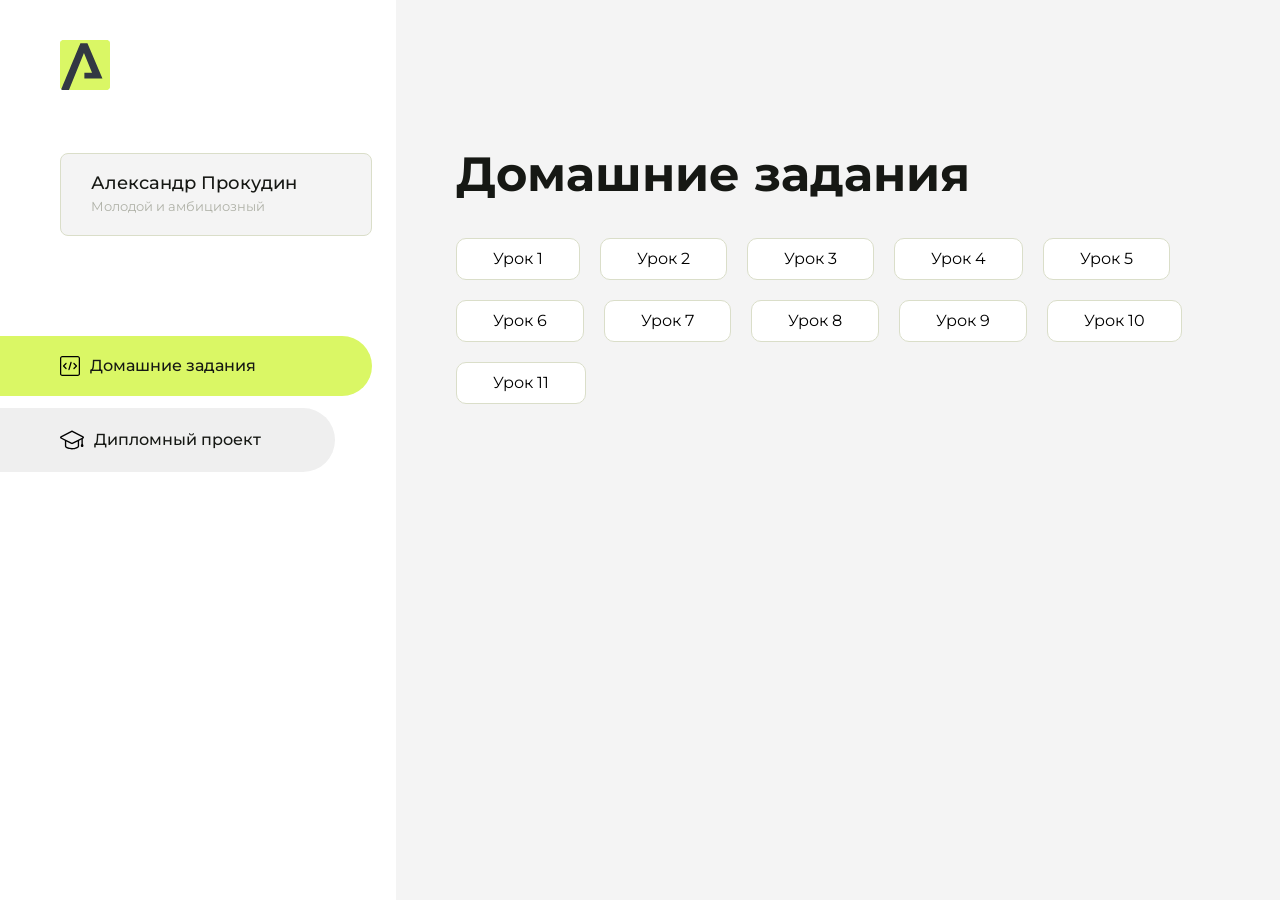
<file: index.html>
<!DOCTYPE html>
<html lang="en">
<head>
    <meta charset="UTF-8">
    <meta name="viewport" content="width=device-width, initial-scale=1.0">
    <title>Домашняя работа</title>
    <link rel="shortcut icon" href="src/logo.ico" type="image/x-icon">
    <link rel="preconnect" href="https://fonts.googleapis.com">
    <link rel="preconnect" href="https://fonts.gstatic.com" crossorigin>
    <link href="https://fonts.googleapis.com/css2?family=Montserrat:wght@400;500;700&family=Rubik:wght@500&display=swap"
          rel="stylesheet">
    <link rel="stylesheet" href="src/style.css">
</head>
<body id="body">
<div class="overlay" id="overlay"></div>
<div class="layout">
    <div class="burger" id="burger">
        <svg viewBox="0 0 24 24" fill="none" xmlns="http://www.w3.org/2000/svg">
            <g id="SVGRepo_bgCarrier" stroke-width="0"></g>
            <g id="SVGRepo_tracerCarrier" stroke-linecap="round" stroke-linejoin="round"></g>
            <g id="SVGRepo_iconCarrier">
                <path d="M4 18L20 18" stroke="#DAF765" stroke-width="2" stroke-linecap="round"></path>
                <path d="M4 12L20 12" stroke="#DAF765" stroke-width="2" stroke-linecap="round"></path>
                <path d="M4 6L20 6" stroke="#DAF765" stroke-width="2" stroke-linecap="round"></path>
            </g>
        </svg>
    </div>
    <aside class="sidebar" id="sidebar">
        <div class="sidebar__inner">
            <div class="logo">
                <svg width="50" height="50" viewBox="0 0 50 50" fill="none" xmlns="http://www.w3.org/2000/svg">
                    <g clip-path="url(#clip0_513_74730)">
                        <path d="M46.17 -0.257004H3.83C1.57281 -0.257004 -0.257 1.57281 -0.257 3.83V46.17C-0.257 48.4272 1.57281 50.257 3.83 50.257H46.17C48.4272 50.257 50.257 48.4272 50.257 46.17V3.83C50.257 1.57281 48.4272 -0.257004 46.17 -0.257004Z"
                              fill="#DAF765"/>
                        <path d="M24.375 38.4H42.461L27.441 3.1585H20.4355C20.4355 3.1585 6.7895 35.881 1.1945 49.294C2.015 50.0275 3.0945 50.257 3.6945 50.257H8.8445L23.954 13.07L32.0465 32.8285H24.375V38.4Z"
                              fill="#323843"/>
                    </g>
                    <defs>
                        <clipPath id="clip0_513_74730">
                            <rect width="50" height="50" fill="white"/>
                        </clipPath>
                    </defs>
                </svg>
            </div>
            <div class="sidebar__user">
                <div class="sidebar__name">Александр Прокудин</div>
                <div class="sidebar__text">Молодой и амбициозный</div>
            </div>
            <div class="sidebar__tabs">
                <div class="sidebar__item">
                    <button class="sidebar__button active" id="tasks">
                        <svg xmlns="http://www.w3.org/2000/svg" width="20" height="20" viewBox="0 0 20 20" fill="none">
                            <g clip-path="url(#clip0_704_74543)">
                                <path d="M17.7083 20H2.29167C1.0275 20 0 18.9725 0 17.7083V2.29167C0 1.0275 1.0275 0 2.29167 0H17.7083C18.9725 0 20 1.0275 20 2.29167V17.7083C20 18.9725 18.9725 20 17.7083 20ZM2.29167 1.25C1.7175 1.25 1.25 1.7175 1.25 2.29167V17.7083C1.25 18.2825 1.7175 18.75 2.29167 18.75H17.7083C18.2825 18.75 18.75 18.2825 18.75 17.7083V2.29167C18.75 1.7175 18.2825 1.25 17.7083 1.25H2.29167Z"
                                      fill="black"/>
                                <path d="M6.04167 13.125C5.88167 13.125 5.72167 13.0642 5.6 12.9417L3.1 10.4417C2.85583 10.1975 2.85583 9.80167 3.1 9.5575L5.6 7.0575C5.84417 6.81333 6.24 6.81333 6.48417 7.0575C6.72833 7.30167 6.72833 7.6975 6.48417 7.94167L4.42583 10L6.48417 12.0583C6.72833 12.3025 6.72833 12.6983 6.48417 12.9425C6.36167 13.0642 6.20167 13.125 6.04167 13.125Z"
                                      fill="black"/>
                                <path d="M8.95833 14.1667C8.9 14.1667 8.84 14.1583 8.78167 14.1417C8.45083 14.0442 8.26083 13.6967 8.35833 13.3658L10.4417 6.28251C10.5392 5.95084 10.8892 5.76417 11.2175 5.85917C11.5483 5.95667 11.7383 6.30417 11.6408 6.63501L9.5575 13.7183C9.47833 13.9908 9.22833 14.1667 8.95833 14.1667Z"
                                      fill="black"/>
                                <path d="M13.9583 13.125C13.7983 13.125 13.6383 13.0642 13.5167 12.9417C13.2725 12.6975 13.2725 12.3017 13.5167 12.0575L15.575 9.99916L13.5167 7.94083C13.2725 7.69666 13.2725 7.30083 13.5167 7.05666C13.7608 6.81249 14.1567 6.81249 14.4008 7.05666L16.9008 9.55666C17.145 9.80083 17.145 10.1967 16.9008 10.4408L14.4008 12.9408C14.2783 13.0642 14.1183 13.125 13.9583 13.125Z"
                                      fill="black"/>
                            </g>
                            <defs>
                                <clipPath id="clip0_704_74543">
                                    <rect width="20" height="20" fill="white"/>
                                </clipPath>
                            </defs>
                        </svg>
                        <span>Домашние задания</span></button>
                </div>
                <div class="sidebar__item">
                    <button class="sidebar__button" id="diplom">
                        <svg xmlns="http://www.w3.org/2000/svg" width="24" height="24" viewBox="0 0 24 24" fill="none">
                            <g clip-path="url(#clip0_704_74553)">
                                <path d="M23.2628 10.5971C23.7176 10.365 24 9.90375 24 9.39337C24 8.883 23.7176 8.42175 23.2628 8.18962L12.6135 2.75362C12.2291 2.55824 11.7705 2.55787 11.3854 2.75399L0.736875 8.19C0.282375 8.42175 0 8.883 0 9.39337C0 9.90375 0.282375 10.365 0.736875 10.5971L4.89038 12.7177V18.2074C4.89038 19.8154 8.412 21.393 12 21.393C15.5884 21.393 19.1096 19.815 19.1096 18.2074V12.7174L21.4609 11.517V15.8017L20.901 17.2305C20.7409 17.6389 20.7934 18.0994 21.0405 18.4616C21.2876 18.8246 21.6979 19.041 22.1366 19.041C22.5754 19.041 22.9852 18.8246 23.2324 18.462C23.4795 18.099 23.532 17.6385 23.3719 17.2301L22.8124 15.8021V10.827L23.2628 10.5971ZM17.7623 18.1721C17.6198 18.6375 15.3491 20.0419 12 20.0419C8.65088 20.0419 6.38025 18.6375 6.2415 18.2074V12.3037L6.23887 12.3019C6.23812 12.057 6.1065 11.8207 5.87325 11.7019L1.3515 9.39337L12 3.95737L22.6489 9.39337L12 14.8294L5.87325 11.7019C5.54063 11.5331 4.6695 11.6674 4.5 12C4.33012 12.3322 4.55813 12.5479 4.89038 12.7177L11.3857 16.0331C11.5781 16.1314 11.7889 16.1805 12 16.1805C12.2107 16.1805 12.4222 16.1314 12.6146 16.0331L17.7593 13.407L17.7623 18.1721Z"
                                      fill="black"/>
                            </g>
                            <defs>
                                <clipPath id="clip0_704_74553">
                                    <rect width="24" height="24" fill="white"/>
                                </clipPath>
                            </defs>
                        </svg>
                        <span>Дипломный проект</span></button>
                </div>
            </div>
        </div>

    </aside>
    <div class="content">
        <div class="container">
            <div class="content__block" id="tasksBlock">
                <div class="content__title">Домашние задания</div>
                <ul class="content__list">
                    <li class="content__list-item">
                        <a href="Lesson1/index.html">Урок 1</a>
                    </li>
                    <li class="content__list-item">
                        <a href="Lesson2/index.html">Урок 2</a>
                    </li>
                    <li class="content__list-item">
                        <a href="Lesson3/index.html">Урок 3</a>
                    </li>
                    <li class="content__list-item">
                        <a href="Lesson4/index.html">Урок 4</a>
                    </li>
                    <li class="content__list-item">
                        <a href="Lesson5/fit-studio/article.html">Урок 5</a>
                    </li>
                     <li class="content__list-item">
                        <a href="Lesson6/index.html">Урок 6</a>
                    </li>
                    <li class="content__list-item">
                        <a href="Lesson7/fit-studio/article.html">Урок 7</a>
                    </li>
                    <li class="content__list-item">
                        <a href="Lesson8/index.html">Урок 8</a>
                    </li>
                    <li class="content__list-item">
                        <a href="Lesson9/fit-studio/index.html">Урок 9</a>
                    </li>
                    <li class="content__list-item">
                        <a href="Lesson10/index.html">Урок 10</a>
                    </li>
                    <li class="content__list-item">
                        <a href="Lesson11/index.html">Урок 11</a>
                    </li>
                </ul>
            </div>
            <div class="content__block hidden" id="diplomBlock">
                <div class="content__title">Дипломный проект</div>
                <div class="content__list-diplom">
                    <a href="Project1/index">Leader Classic</a>
                </div>
                <div class="content__decor">
                    <div class="content__decor-text">Давай проверим, чему ты научился!</div>
                    <div class="content__decor-img">
                        <img src="src/decor.png" alt="decor">
                    </div>
                </div>
            </div>
        </div>
    </div>
</div>
<script src="src/index.js"></script>
</body>
</html>
</file>
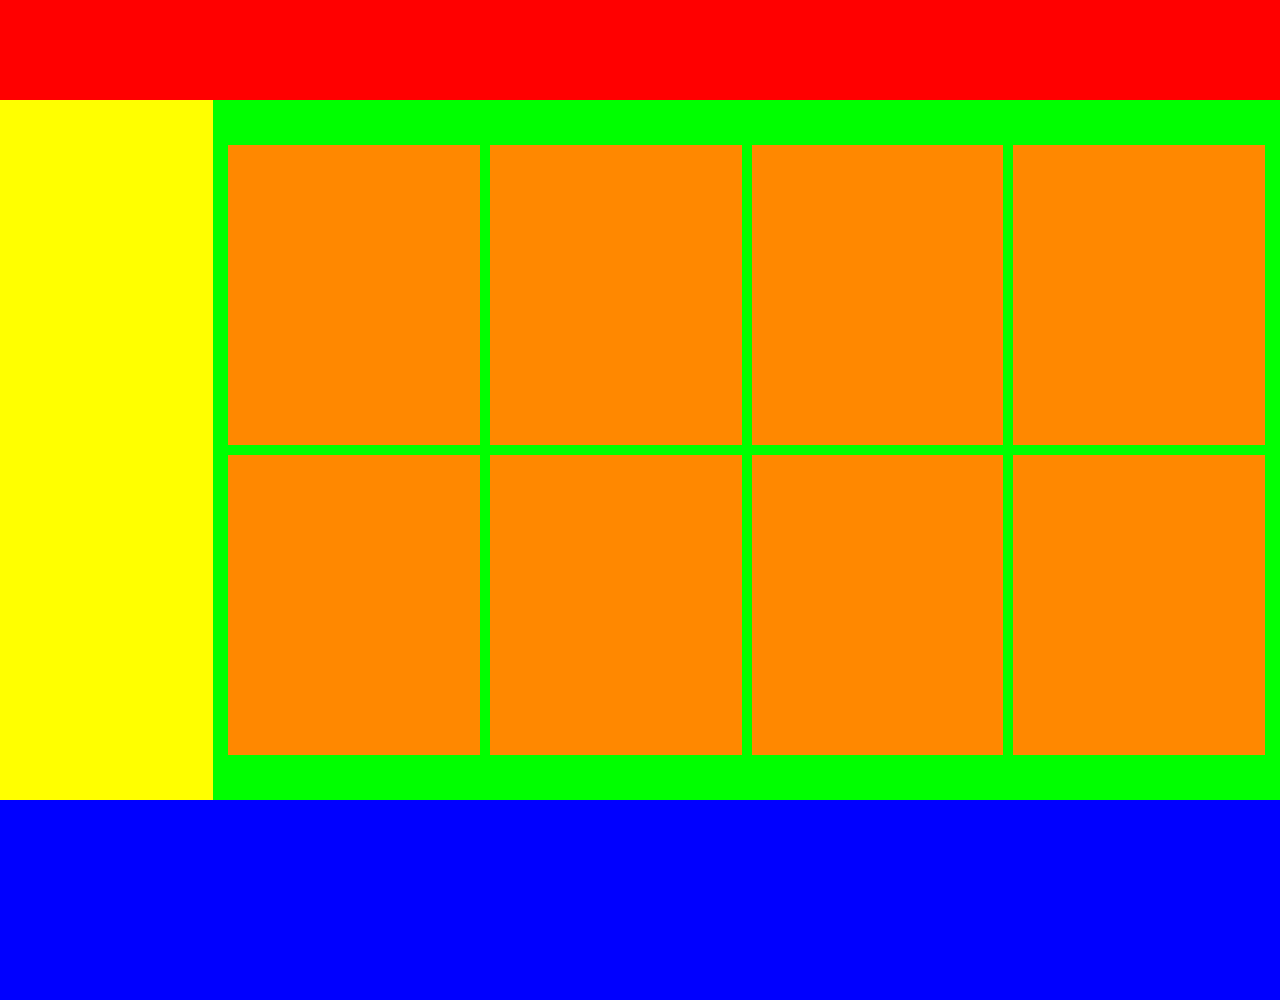
<file: Lesson10/index.html>
<!doctype html>
<html lang="ru">
  <head>
    <meta charset="UTF-8" />
    <meta name="viewport" content="width=device-width, initial-scale=1.0" />
    <link rel="stylesheet" href="./css/style.css" />
    <title>Grid</title>
  </head>
  <body>
    <div class="wrapper">
      <header class="header"></header>
      <aside class="aside"></aside>
      <main class="main">
        <div class="container">
          <article class="article"></article>
          <article class="article"></article>
          <article class="article"></article>
          <article class="article"></article>
          <article class="article"></article>
          <article class="article"></article>
          <article class="article"></article>
          <article class="article"></article>
        </div>
      </main>
      <footer class="footer"></footer>
    </div>
  </body>
</html>
</file>
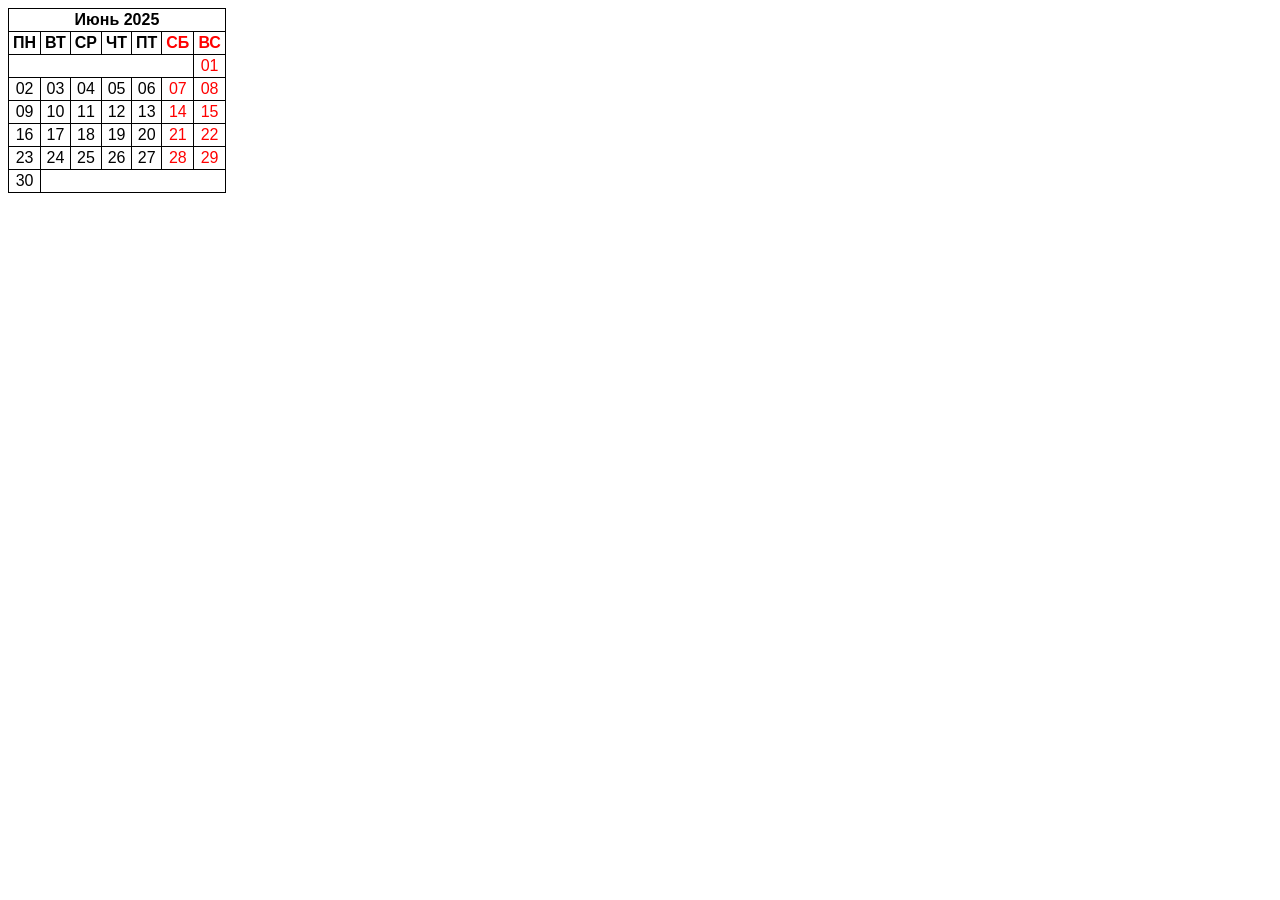
<file: Lesson3/index.html>
<!doctype html>
<html lang="en">
  <head>
    <meta charset="UTF-8" />
    <meta name="viewport" content="width=device-width, initial-scale=1.0" />
    <title>Практика по таблицам</title>
    <link rel="stylesheet" href="style.css" />
  </head>
  <body>
    <table>
      <caption>
        Июнь 2025
      </caption>
      <thead>
        <th>ПН</th>
        <th>ВТ</th>
        <th>СР</th>
        <th>ЧТ</th>
        <th>ПТ</th>
        <th class="weekend">СБ</th>
        <th class="weekend">ВС</th>
      </thead>
      <tbody>
        <tr>
          <td colspan="6"></td>
          <td class="weekend">01</td>
        </tr>
        <tr>
          <td>02</td>
          <td>03</td>
          <td>04</td>
          <td>05</td>
          <td>06</td>
          <td class="weekend">07</td>
          <td class="weekend">08</td>
        </tr>
        <tr>
          <td>09</td>
          <td>10</td>
          <td>11</td>
          <td>12</td>
          <td>13</td>
          <td class="weekend">14</td>
          <td class="weekend">15</td>
        </tr>
        <tr>
          <td>16</td>
          <td>17</td>
          <td>18</td>
          <td>19</td>
          <td>20</td>
          <td class="weekend">21</td>
          <td class="weekend">22</td>
        </tr>
        <tr>
          <td>23</td>
          <td>24</td>
          <td>25</td>
          <td>26</td>
          <td>27</td>
          <td class="weekend">28</td>
          <td class="weekend">29</td>
        </tr>
        <tr>
          <td>30</td>
          <td colspan="6"></td>
        </tr>
      </tbody>
    </table>
  </body>
</html>
</file>
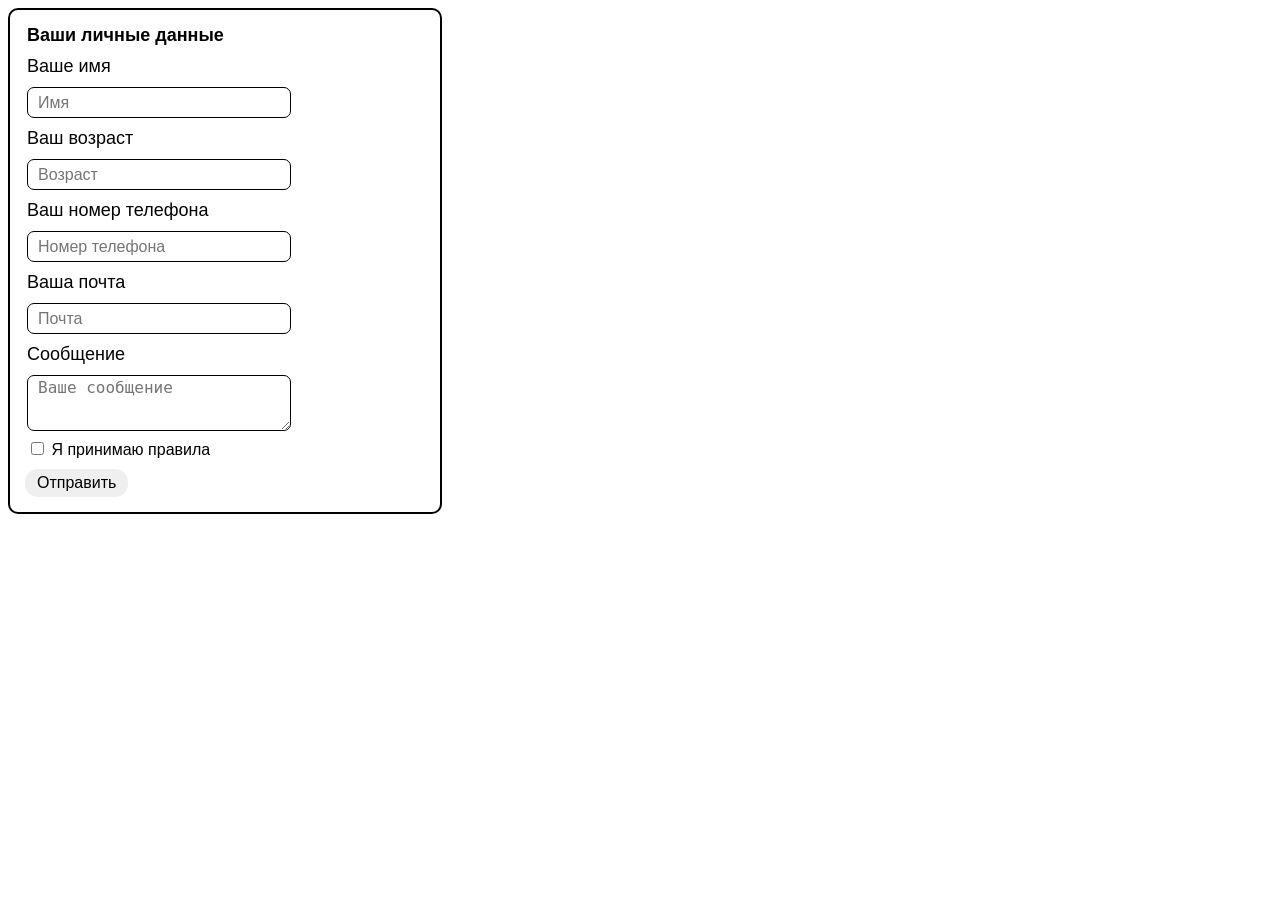
<file: Lesson4/index.html>
<!doctype html>
<html lang="en">
  <head>
    <meta charset="UTF-8" />
    <meta name="viewport" content="width=device-width, initial-scale=1.0" />
    <title>Практика по формам</title>
    <link rel="stylesheet" href="style.css" />
  </head>
  <body>
    <form>
      <fieldset class="fieldset">
        <legend>Ваши личные данные</legend>
        <label>
          Ваше имя
          <input type="text" placeholder="Имя" required />
        </label>
        <label>
          Ваш возраст
          <input type="number" placeholder="Возраст" required />
        </label>
        <label>
          Ваш номер телефона
          <input type="tel" placeholder="Номер телефона" required />
        </label>
        <label>
          Ваша почта
          <input type="email" placeholder="Почта" required />
        </label>
      </fieldset>
      <fieldset class="fieldset">
        <label>
          Сообщение
          <textarea placeholder="Ваше сообщение" required></textarea>
        </label>
        <label class="checkbox">
          <input type="checkbox" id="checkbox" required />
          Я принимаю правила
        </label>
      </fieldset>
      <button>Отправить</button>
    </form>
  </body>
</html>
</file>
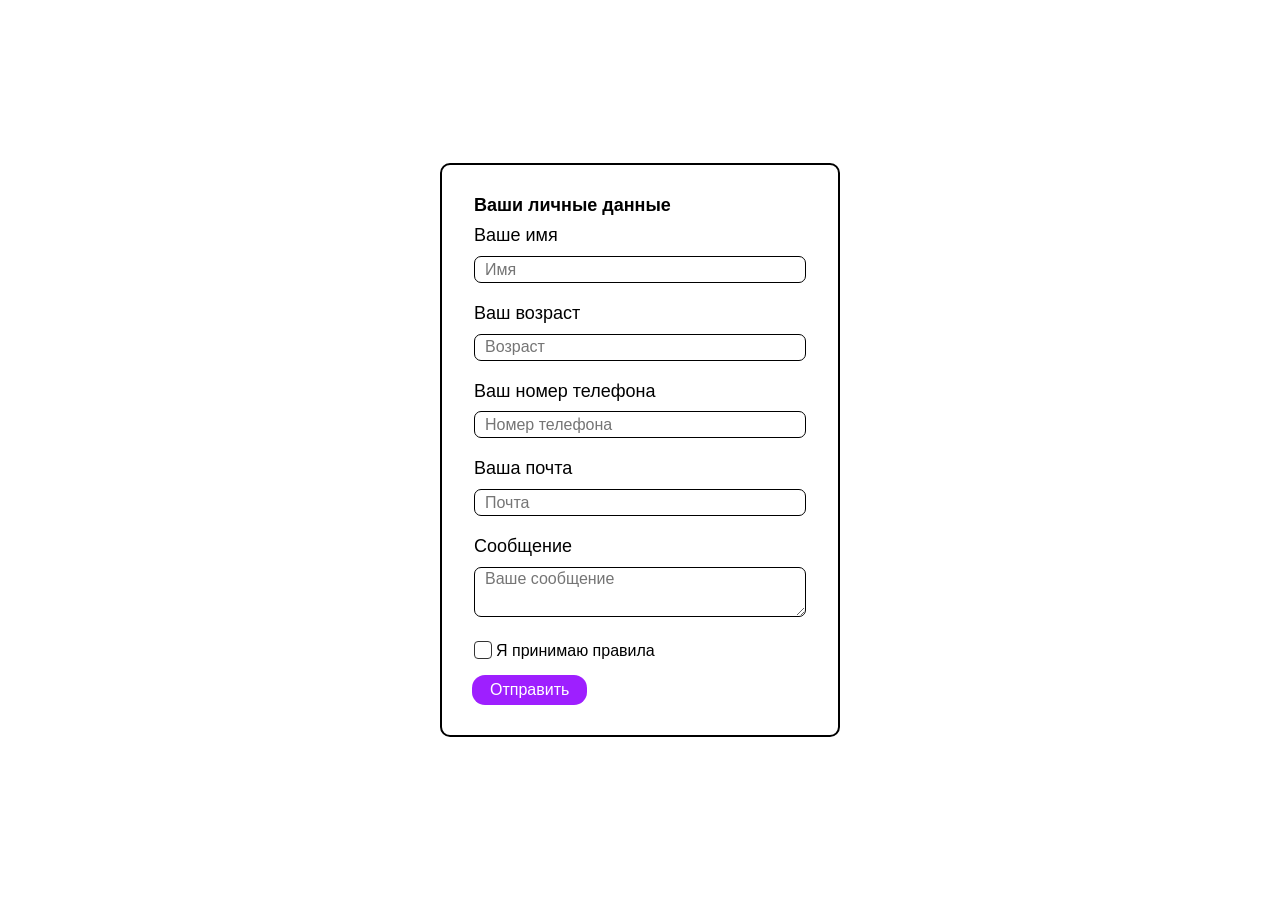
<file: Lesson8/index.html>
<!doctype html>
<html lang="en">
  <head>
    <meta charset="UTF-8" />
    <meta name="viewport" content="width=device-width, initial-scale=1.0" />
    <title>Практика по формам</title>
    <link rel="stylesheet" href="./css/style.css" />
    <link rel="stylesheet" href="./css/normalize.css" />
  </head>
  <body>
    <form>
      <fieldset class="fieldset">
        <legend>Ваши личные данные</legend>
        <label>
          Ваше имя
          <input type="text" placeholder="Имя" required />
        </label>
        <label>
          Ваш возраст
          <input type="number" placeholder="Возраст" required />
        </label>
        <label>
          Ваш номер телефона
          <input type="tel" placeholder="Номер телефона" required />
        </label>
        <label>
          Ваша почта
          <input type="email" placeholder="Почта" required />
        </label>
      </fieldset>
      <fieldset class="fieldset">
        <label>
          Сообщение
          <textarea placeholder="Ваше сообщение" required></textarea>
        </label>
        <label class="checkbox checkbox-label">
          <input type="checkbox" id="checkbox" required />
          Я принимаю правила
        </label>
      </fieldset>
      <button>Отправить</button>
    </form>
  </body>
</html>
</file>
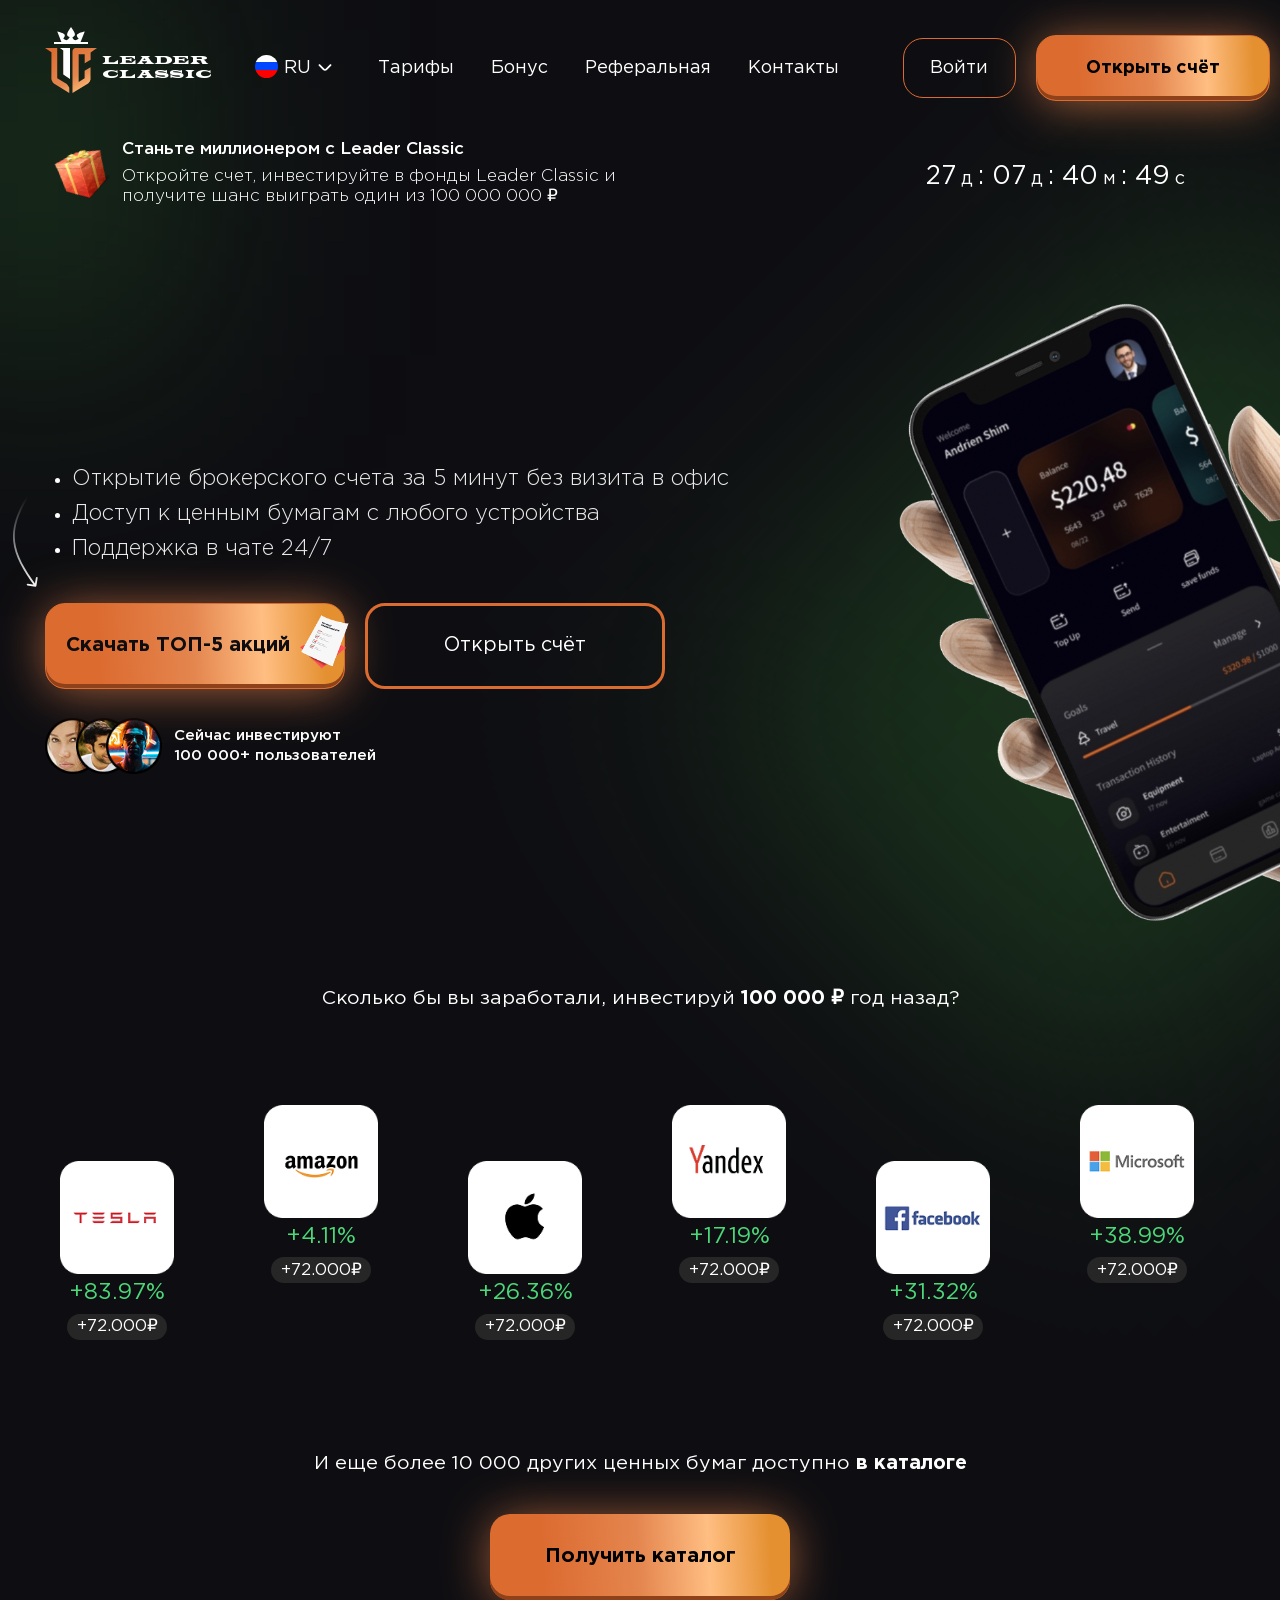
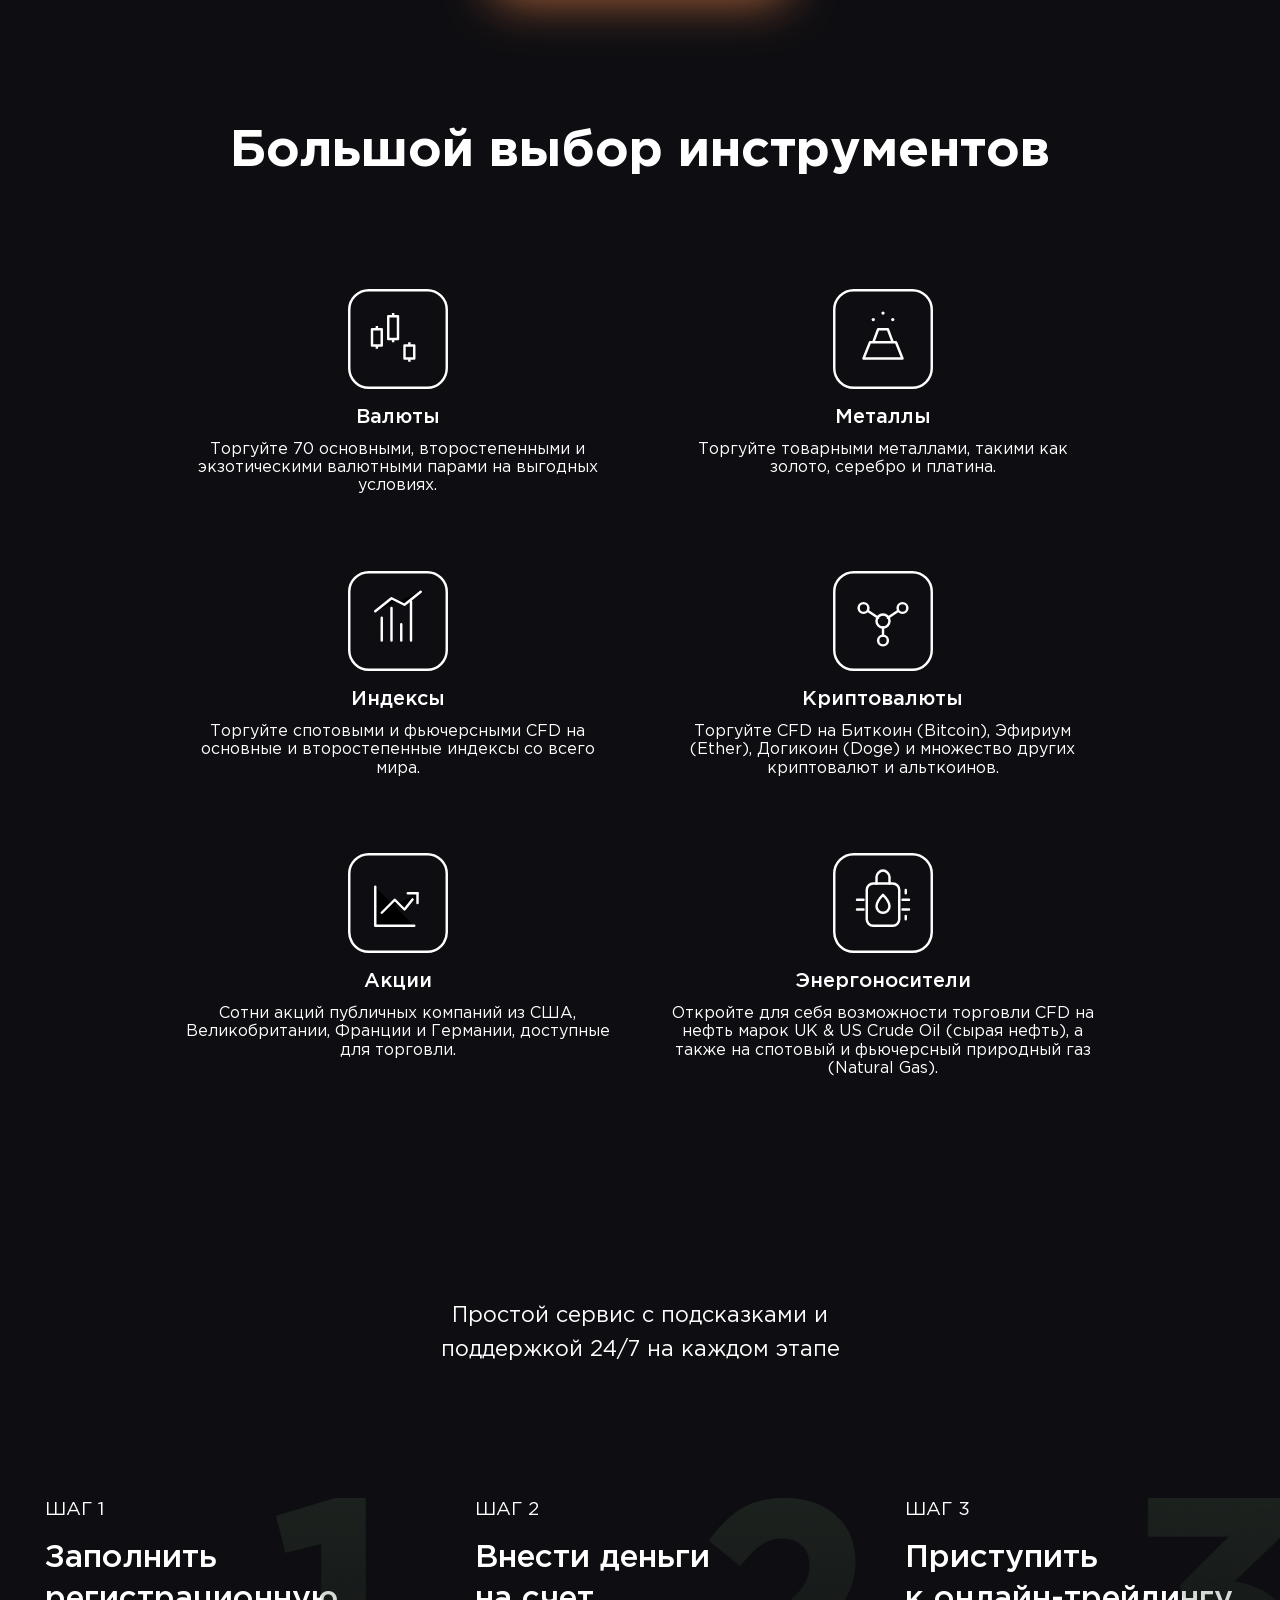
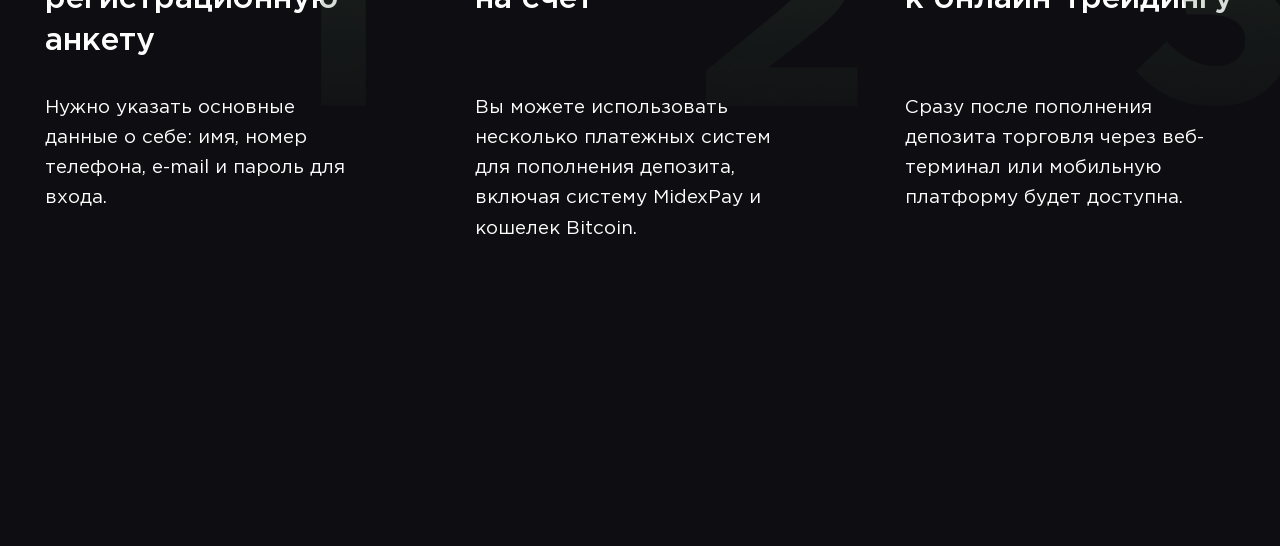
<file: Project1/index.html>
<!doctype html>
<html class="page" lang="ru">
  <head>
    <meta charset="UTF-8" />
    <meta name="viewport" content="width=device-width, initial-scale=1.0" />
    <link rel="stylesheet" href="./css/index.css" />
    <link
      rel="shortcut icon"
      href="./icons/LC-favicon-48x48.ico"
      type="image/x-icon"
    />
    <script src="./js/swiper-bundle.min.js"></script>
    <script src="./js/index.js" type="module"></script>
    <title>Leader Classic</title>
  </head>
  <body class="page__body">
    <header class="header decor">
      <div class="container header__container">
        <button
          class="header__burger burger"
          aria-label="Бургер-меню"
          aria-expanded="false"
          aria-controls="header__controls"
        >
          <svg>
            <use
              class="burger__icon-menu"
              href="./icons/burger-menu-icon.svg#menu-burger"
            ></use>
            <use
              class="burger__icon-cross"
              href="./icons/burger-menu-icon.svg#menu-cross"
            ></use>
          </svg>
        </button>
        <a href="/" class="logo header__logo">
          <svg class="header__logo-icon">
            <use class="logo-icon" href="./icons/logo-icon.svg#logo"></use>
          </svg>
          <h2 class="header__icon-text">Leader <br />Classic</h2>
        </a>
        <div class="burger__elements">
          <button class="header__lang">
            <svg class="header__lang-country-icon" width="23" height="23">
              <use
                class="lang-country-icon"
                href="./icons/rus-icon.svg#rus-icon"
              ></use>
            </svg>
            <p class="header__lang-text">RU</p>
            <svg class="lang__arrow-icon" width="22" height="22">
              <use href="./icons/arrow-down-icon.svg#arrow-down"></use>
            </svg>
          </button>
          <nav
            class="nav header__nav"
            id="header__nav"
            aria-label="Главное меню"
          >
            <ul class="nav__list">
              <li class="nav__item">
                <a class="nav__link" href="#tariffs">Тарифы</a>
              </li>
              <li class="nav__item">
                <a class="nav__link" href="#bonus">Бонус</a>
              </li>
              <li class="nav__item">
                <a class="nav__link" href="#referral">Реферальная</a>
              </li>
              <li class="nav__item">
                <a class="nav__link" href="#referral">Контакты</a>
              </li>
            </ul>
          </nav>
        </div>
        <div class="controls header__controls">
          <button class="controls__button main-button">Войти</button>
          <button
            class="controls__button controls__button--accent main-button main-button--accent"
          >
            Открыть счёт
          </button>
        </div>
      </div>
    </header>
    <main class="main">
      <section class="hero">
        <div class="card-gift hero__card-gift">
          <picture>
            <img
              class="card-gift__img"
              src="./images/gift-img.png"
              alt="Подарок с желтым бантиком"
            />
          </picture>
          <div class="card-gift__text">
            <p class="card-gift__text--top">
              Станьте миллионером с Leader Classic
            </p>
            <p class="card-gift__text--bottom">
              Откройте счет, инвестируйте в фонды Leader Classic и получите шанс
              выиграть один из 100 000 000 &#8381;
            </p>
          </div>
          <p class="card-gift__countdown">
            27<span class="card-gift__countdown--small"> д </span>: 07<span
              class="card-gift__countdown--small"
            >
              д </span
            >: 40<span class="card-gift__countdown--small"> м </span>: 49<span
              class="card-gift__countdown--small"
            >
              c
            </span>
          </p>
        </div>
        <div class="container hero__container">
          <div class="hero__info">
            <h1 class="hero__info-title title__large">
              ТОП-5 акций <br />
              с доходностью до 10-30%<br />
              уже в 2022 году
            </h1>
            <ul class="hero__info-list">
              <li class="hero__info-item">
                Открытие брокерского счета за 5 минут без визита в офис
              </li>
              <li class="hero__info-item">
                Доступ к ценным бумагам с любого устройства
              </li>
              <li class="hero__info-item">Поддержка в чате 24/7</li>
            </ul>
            <div class="hero__buttons">
              <button
                class="hero__button hero__button--accent main-button main-button--accent"
              >
                Скачать ТОП-5 акций
              </button>
              <img
                src=".//images/сhecklist_open_acc-img.png"
                alt="Чек лист эффективности"
                class="hero__button-img"
              />
              <button class="hero__button main-button">Открыть счёт</button>
            </div>
          </div>
          <div class="hero__img-wrap decor">
            <img
              class="hero__img"
              src=".//images/iPhone-in-hand-img.png"
              alt="Айфон в деревянной руке с открытой страницей Leader Classic"
            />
          </div>
          <div class="hero__user-counter">
            <div class="hero__user-counter-img-block">
              <img
                class="hero__user-counter-img"
                src="./images//user-counter/avatar-1-img.png"
                alt="Аватарка пользователя"
              />
              <img
                class="hero__user-counter-img hero__user-counter-img--translateX"
                src="./images//user-counter/avatar-2-img.png"
                alt="Аватарка пользователя"
              />
              <img
                class="hero__user-counter-img hero__user-counter-img--translateX"
                src="./images//user-counter/avatar-3-img.png"
                alt="Аватарка пользователя"
              />
            </div>
            <h3 class="hero__user-counter-text title__medium">
              Сейчас инвестируют <br />
              100 000+ пользователей
            </h3>
          </div>
        </div>
      </section>
      <section class="get-catalog">
        <div class="container get-catalog__container">
          <div class="get-catalog__text-block">
            <h2 class="get-catalog__title title__large">
              Ваши деньги<br />
              способны на большее
            </h2>
            <p class="get-catalog__text title__small">
              Сколько бы вы заработали, инвестируй
              <span class="get-catalog__text--accent">100 000 ₽</span> год
              назад?
            </p>
          </div>
          <div class="get-catalog__roulette">
            <div class="get-catalog__roulette-slider js-slider">
              <article class="get-catalog__card">
                <img
                  src="./images/get-catalog/tesla-img.png"
                  alt=""
                  class="get-catalog__card-img"
                />
                <p class="get-catalog__card-percent">+83.97%</p>
                <p class="get-catalog__card-dividends">+72.000₽</p>
              </article>
              <article class="get-catalog__card">
                <img
                  src="./images/get-catalog/amazon-img.png"
                  alt=""
                  class="get-catalog__card-img"
                />
                <p class="get-catalog__card-percent">+4.11%</p>
                <p class="get-catalog__card-dividends">+72.000₽</p>
              </article>
              <article class="get-catalog__card">
                <img
                  src="./images/get-catalog/apple-img.png"
                  alt=""
                  class="get-catalog__card-img"
                />
                <p class="get-catalog__card-percent">+26.36%</p>
                <p class="get-catalog__card-dividends">+72.000₽</p>
              </article>
              <article class="get-catalog__card">
                <img
                  src="./images/get-catalog/yandex-img.png"
                  alt=""
                  class="get-catalog__card-img"
                />
                <p class="get-catalog__card-percent">+17.19%</p>
                <p class="get-catalog__card-dividends">+72.000₽</p>
              </article>
              <article class="get-catalog__card">
                <img
                  src="./images/get-catalog/facebook-img.png"
                  alt=""
                  class="get-catalog__card-img"
                />
                <p class="get-catalog__card-percent">+31.32%</p>
                <p class="get-catalog__card-dividends">+72.000₽</p>
              </article>
              <article class="get-catalog__card">
                <img
                  src="./images/get-catalog/microsoft-img.png"
                  alt=""
                  class="get-catalog__card-img"
                />
                <p class="get-catalog__card-percent">+38.99%</p>
                <p class="get-catalog__card-dividends">+72.000₽</p>
              </article>
            </div>
          </div>
          <div class="get-catalog__text-block">
            <p class="get-catalog__text title__small">
              И еще более 10 000 других ценных бумаг доступно
              <span class="get-catalog__text--accent">в каталоге</span>
            </p>
            <button class="get-catalog__text-button main-button--accent">
              Получить каталог
            </button>
          </div>
        </div>
      </section>
      <section class="tools">
        <div class="container tools__container">
          <h2 class="tools__title title-large">Большой выбор инструментов</h2>
          <div class="tools__list">
            <article class="tools__card">
              <svg class="tools__card-icon" width="130" height="130">
                <use href="./icons/tools-icon.svg#icon-forex"></use>
              </svg>
              <h5 class="tools__card-title">Валюты</h5>
              <p class="tools__card-text">
                Торгуйте 70 основными, второстепенными и экзотическими валютными
                парами на выгодных условиях.
              </p>
            </article>
            <article class="tools__card">
              <svg class="tools__card-icon" width="130" height="130">
                <use href="./icons/tools-icon.svg#icon-metals"></use>
              </svg>
              <h5 class="tools__card-title">Металлы</h5>
              <p class="tools__card-text">
                Торгуйте товарными металлами, такими как золото, серебро и
                платина.
              </p>
            </article>
            <article class="tools__card">
              <svg class="tools__card-icon" width="130" height="130">
                <use href="./icons/tools-icon.svg#icon-indices"></use>
              </svg>
              <h5 class="tools__card-title">Индексы</h5>
              <p class="tools__card-text">
                Торгуйте спотовыми и фьючерсными CFD на основные и
                второстепенные индексы со всего мира.
              </p>
            </article>
            <article class="tools__card">
              <svg class="tools__card-icon" width="130" height="130">
                <use href="./icons/tools-icon.svg#icon-crypto"></use>
              </svg>
              <h5 class="tools__card-title">Криптовалюты</h5>
              <p class="tools__card-text">
                Торгуйте CFD на Биткоин (Bitcoin), Эфириум (Ether), Догикоин
                (Doge) и множество других криптовалют и альткоинов.
              </p>
            </article>
            <article class="tools__card">
              <svg class="tools__card-icon" width="130" height="130">
                <use href="./icons/tools-icon.svg#icon-shares"></use>
              </svg>
              <h5 class="tools__card-title">Акции</h5>
              <p class="tools__card-text">
                Сотни акций публичных компаний из США, Великобритании, Франции и
                Германии, доступные для торговли.
              </p>
            </article>
            <article class="tools__card">
              <svg class="tools__card-icon" width="130" height="130">
                <use href="./icons/tools-icon.svg#icon-energies"></use>
              </svg>
              <h5 class="tools__card-title">Энергоносители</h5>
              <p class="tools__card-text">
                Откройте для себя возможности торговли CFD на нефть марок UK &
                US Crude Oil (сырая нефть), а также на спотовый и фьючерсный
                природный газ (Natural Gas).
              </p>
            </article>
          </div>
        </div>
      </section>
      <section class="investment-steps">
        <div class="container investment-steps__container">
          <h2 class="investment-steps__title title__large">
            Инвестиции доступные каждому
          </h2>
          <p class="investment-steps__under-title title__small">
            Простой сервис с подсказками и поддержкой 24/7 на каждом этапе
          </p>
          <div class="investment-steps__list">
            <article class="investment-steps__card">
              <p class="investment-steps__card-step">ШАГ 1</p>
              <h4 class="investment-steps__card-title title__medium">
                Заполнить регистрационную анкету
              </h4>
              <p class="investment-steps__card-description">
                Нужно указать основные данные о себе: имя, номер телефона,
                e-mail и пароль для входа.
              </p>
            </article>
            <article class="investment-steps__card">
              <p class="investment-steps__card-step">ШАГ 2</p>
              <h4 class="investment-steps__card-title title__medium">
                Внести деньги<br />
                на счет
              </h4>
              <p class="investment-steps__card-description">
                Вы можете использовать несколько платежных систем для пополнения
                депозита, включая систему MidexPay и кошелек Bitcoin.
              </p>
            </article>
            <article class="investment-steps__card">
              <p class="investment-steps__card-step">ШАГ 3</p>
              <h4 class="investment-steps__card-title title__medium">
                Приступить<br />
                к онлайн-трейдингу
              </h4>
              <p class="investment-steps__card-description">
                Сразу после пополнения депозита торговля через веб-терминал или
                мобильную платформу будет доступна.
              </p>
            </article>
          </div>
        </div>
      </section>
    </main>
  </body>
</html>
</file>
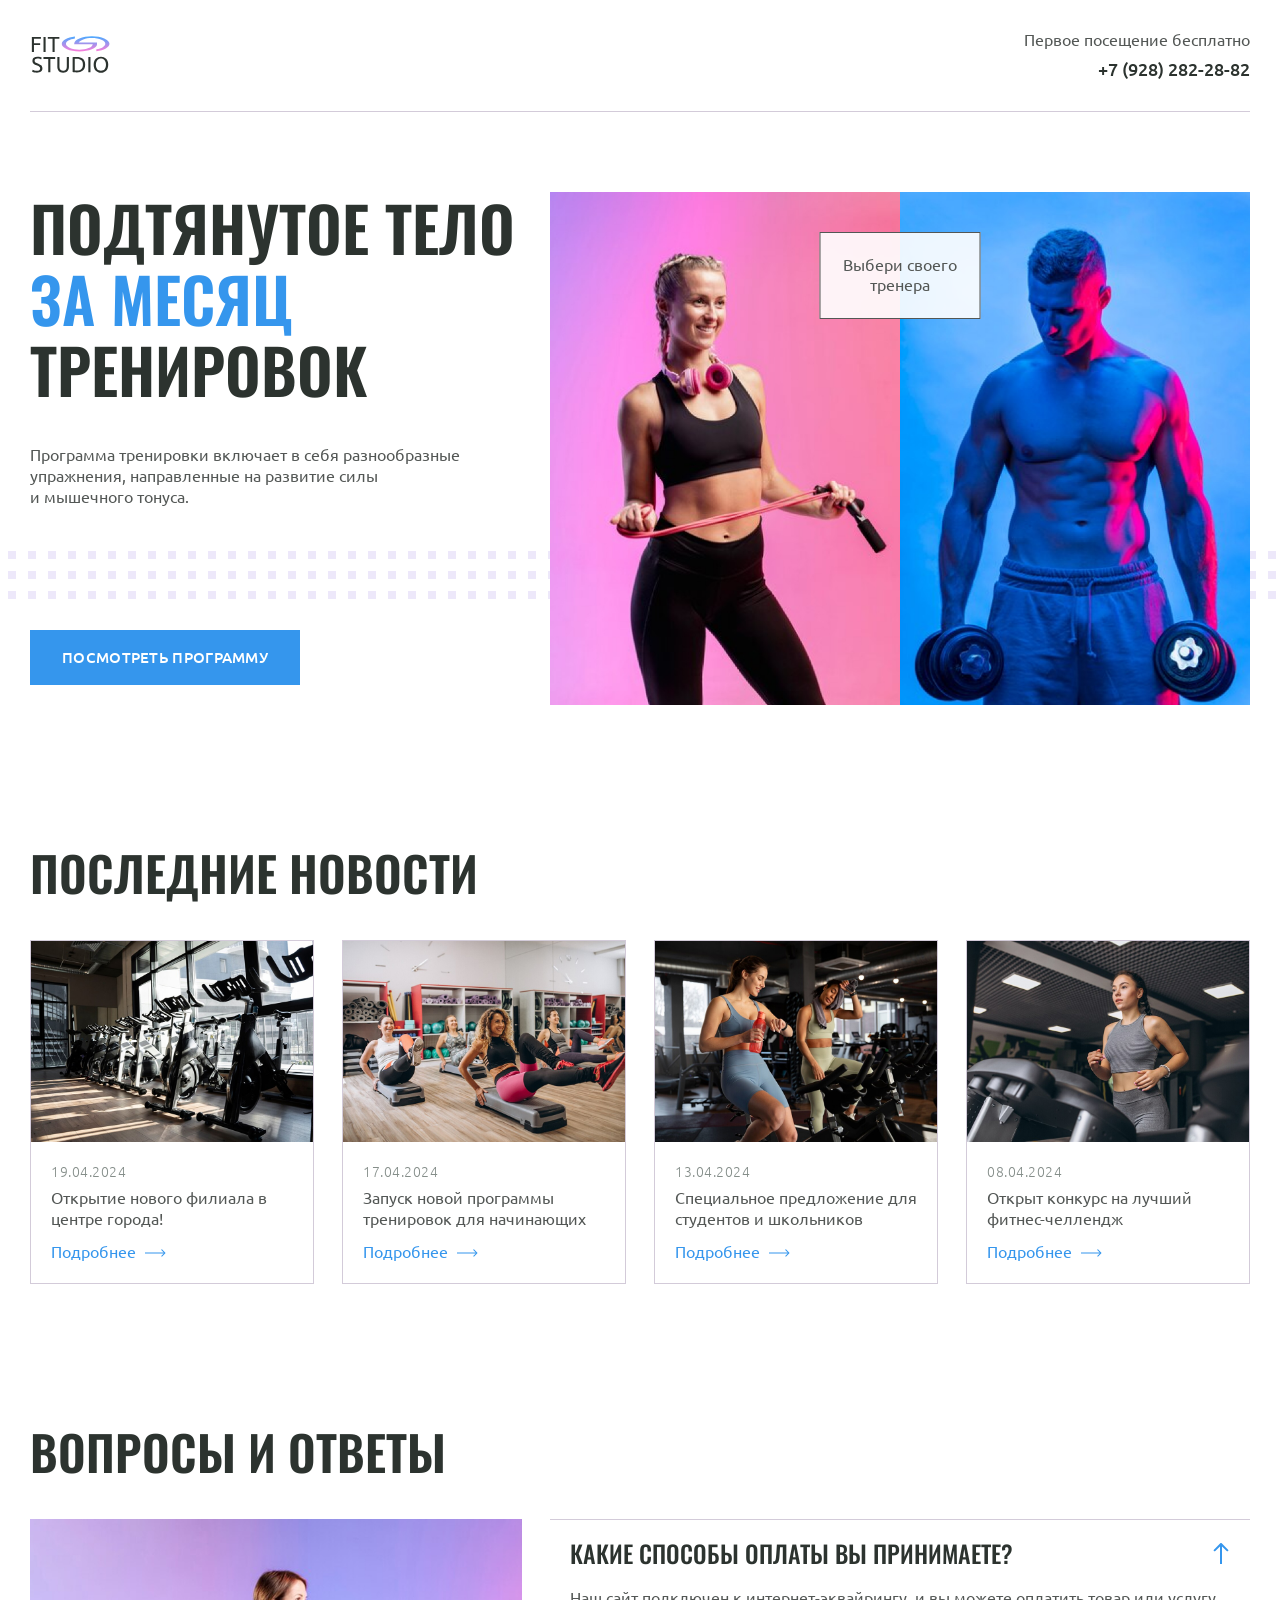
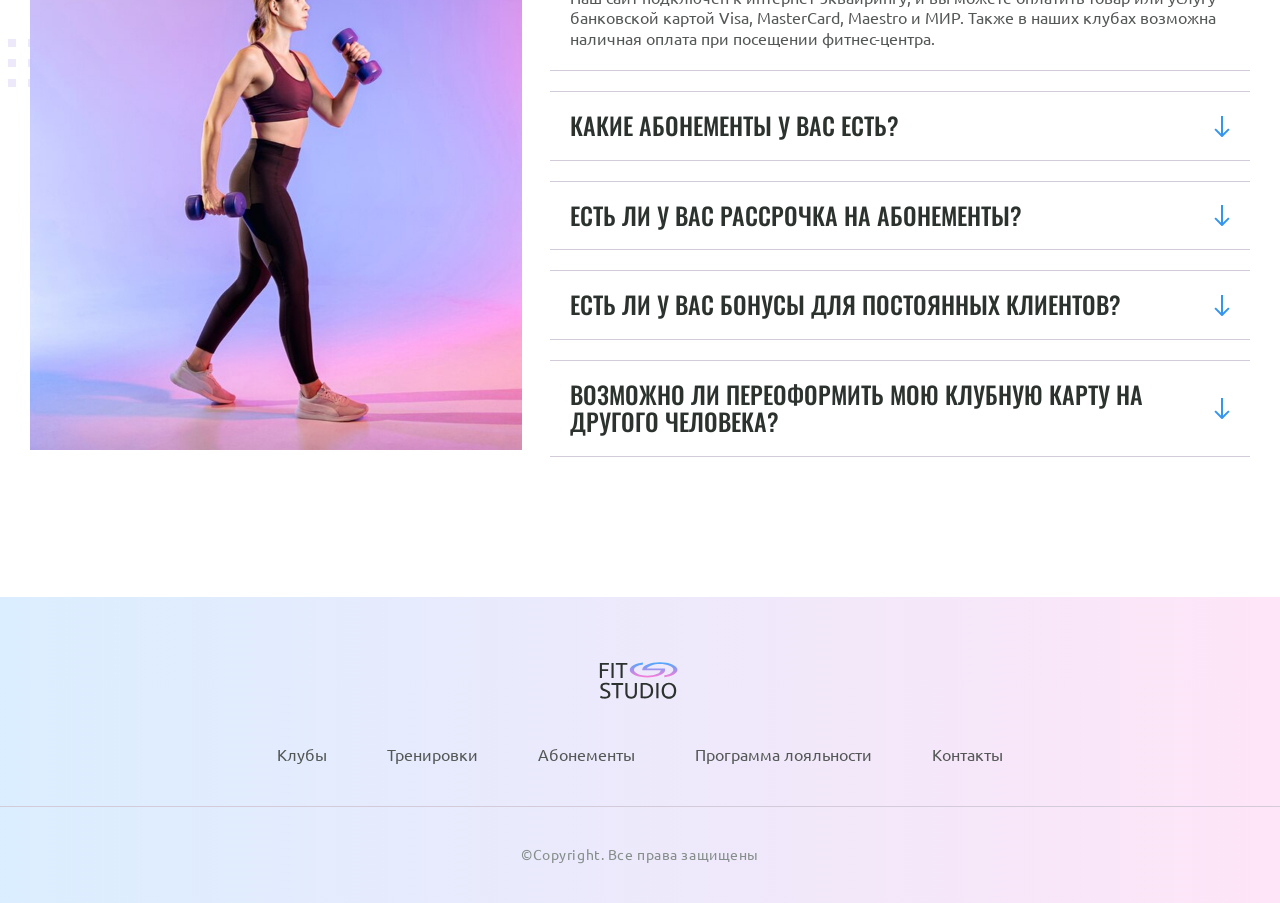
<file: Lesson9/fit-studio/index.html>
<!doctype html>
<html lang="ru" class="home-page">
  <head>
    <meta charset="UTF-8" />
    <meta name="viewport" content="width=device-width, initial-scale=1.0" />
    <title>Fit Studio - Главная</title>
    <link rel="stylesheet" href="./css/normalize.css" />
    <link rel="stylesheet" href="./css/fonts.css" />
    <link rel="stylesheet" href="./css/globals.css" />
    <link rel="stylesheet" href="./css/header.css" />
    <link rel="stylesheet" href="./css/index.css" />
    <link rel="stylesheet" href="./css/footer.css" />
    <link
      rel="icon"
      sizes="128x128"
      href="./images/favicon-ico.svg"
      type="image/svg+xml"
    />
  </head>
  <body>
    <header class="header">
      <div class="container">
        <div class="header__inner">
          <a class="header__logo" href="./index.html">
            <img
              class="header__logo-img"
              src="./images/logo-icon.svg"
              width="84"
              height="45"
              alt="Логотип Fit Studio"
            />
          </a>
          <div class="header__phone text">
            <p class="header__phone-text">Первое посещение бесплатно</p>
            <a class="header__phone-link" href="tel:+79282822882">
              +7 (928) 282-28-82
            </a>
          </div>
        </div>
      </div>
    </header>
    <section class="hero section decor">
      <div class="container hero__container">
        <div class="hero__info">
          <h1 class="hero__title">
            Подтянутое тело
            <strong class="hero__title-accent"> за месяц</strong> тренировок
          </h1>
          <p class="hero__info-text text">
            Программа тренировки включает в себя разнообразные упражнения,
            направленные на развитие силы и мышечного тонуса.
          </p>
          <a class="hero__link button" href="#">Посмотреть программу</a>
        </div>
        <div class="hero__images">
          <p class="hero__choose text">Выбери своего тренера</p>
          <img
            class="hero__img"
            src="./images/sporty-woman-img.jpg"
            width="347"
            height="513"
            alt="Спортивная девушка держит в руках скакалку"
          />
          <img
            class="hero__img hero__img--man"
            src="./images/sporty-man-img.jpg"
            width="353"
            height="513"
            alt="Спортивный мужчина держит в руках гантели"
          />
        </div>
      </div>
    </section>
    <section class="news section">
      <div class="container">
        <h2 class="news__title-large title-large">Последние новости</h2>
        <div class="news__container">
          <article class="news__article">
            <header class="news__article-header">
              <img
                class="news__article-img"
                src="./images/news/news-1-img.jpg"
                alt="Велодорожки в спортивном зале"
                width="284"
                height="203"
              />
              <div class="news__info">
                <time
                  class="news__info-date news-date text-sub"
                  datetime="2024-04-19"
                  >19.04.2024</time
                >
                <h3 class="news__info-text text">
                  Открытие нового филиала в центре города!
                </h3>
              </div>
            </header>
            <footer class="news__article-footer">
              <a class="news__article-link" href="article.html">Подробнее</a>
            </footer>
          </article>
          <article class="news__article">
            <header class="news__article-header">
              <img
                class="news__article-img"
                src="./images/news/news-2-img.jpg"
                alt="Группа женщин занимается спортом"
                width="284"
                height="203"
              />
              <div class="news__info">
                <time
                  class="news__info-date news-date text-sub"
                  datetime="2024-04-17"
                  >17.04.2024</time
                >
                <h3 class="news__info-text text">
                  Запуск новой программы тренировок для начинающих
                </h3>
              </div>
            </header>
            <footer class="news__article-footer">
              <a class="news__article-link" href="article.html">Подробнее</a>
            </footer>
          </article>
          <article class="news__article">
            <header>
              <img
                class="news__article-img"
                src="./images/news/news-3-img.jpg"
                alt="Две девушки занимаются на велотренажерах"
                width="284"
                height="203"
              />
              <div class="news__info">
                <time
                  class="news__info-date news-date text-sub"
                  datetime="2024-04-13"
                  >13.04.2024</time
                >
                <h3 class="news__info-text text">
                  Специальное предложение для студентов и школьников
                </h3>
              </div>
            </header>
            <footer class="news__article-footer">
              <a class="news__article-link" href="article.html">Подробнее</a>
            </footer>
          </article>
          <article class="news__article">
            <header class="news__article-header">
              <img
                class="news__article-img"
                src="./images/news/news-4-img.jpg"
                alt="Девушка на беговой дорожке"
                width="284"
                height="203"
              />
              <div class="news__info">
                <time
                  class="news__info-date news-date text-sub"
                  datetime="2024-04-08"
                  >08.04.2024</time
                >
                <h3 class="news__info-text text">
                  Открыт конкурс на лучший фитнес-челлендж
                </h3>
              </div>
            </header>
            <footer class="news__article-footer">
              <a class="news__article-link" href="article.html">Подробнее</a>
            </footer>
          </article>
        </div>
      </div>
    </section>
    <section class="faq section decor">
      <div class="container">
        <h2 class="faq__title title-large">Вопросы и ответы</h2>
        <div class="faq__container">
          <img
            class="faq__img"
            src="./images/sporty-woman-2-img.jpg"
            width="492"
            height="531"
            alt="Спортивная девушка с гантелями"
          />
          <div class="faq__questions">
            <details class="faq__details" name="faq" open>
              <summary class="faq__summary title-medium">
                Какие способы оплаты вы принимаете?
              </summary>
              <p class="faq__answer text">
                Наш сайт подключен к интернет-эквайрингу, и вы можете оплатить
                товар или услугу банковской картой Visa, MasterCard, Maestro и
                МИР. Также в наших клубах возможна наличная оплата при посещении
                фитнес-центра.
              </p>
            </details>
            <details class="faq__details" name="faq">
              <summary class="faq__summary title-medium">
                Какие абонементы у вас есть?
              </summary>
              <p class="faq__answer text">
                Наш сайт подключен к интернет-эквайрингу, и вы можете оплатить
                товар или услугу банковской картой Visa, MasterCard, Maestro и
                МИР. Также в наших клубах возможна наличная оплата при посещении
                фитнес-центра.
              </p>
            </details>
            <details class="faq__details" name="faq">
              <summary class="faq__summary title-medium">
                Есть ли у вас рассрочка на абонементы?
              </summary>
              <p class="faq__answer text">
                Наш сайт подключен к интернет-эквайрингу, и вы можете оплатить
                товар или услугу банковской картой Visa, MasterCard, Maestro и
                МИР. Также в наших клубах возможна наличная оплата при посещении
                фитнес-центра.
              </p>
            </details>
            <details class="faq__details" name="faq">
              <summary class="faq__summary title-medium">
                Есть ли у вас бонусы для постоянных клиентов?
              </summary>
              <p class="faq__answer text">
                Наш сайт подключен к интернет-эквайрингу, и вы можете оплатить
                товар или услугу банковской картой Visa, MasterCard, Maestro и
                МИР. Также в наших клубах возможна наличная оплата при посещении
                фитнес-центра.
              </p>
            </details>
            <details class="faq__details" name="faq">
              <summary class="faq__summary title-medium">
                Возможно ли переоформить мою клубную карту на другого человека?
              </summary>
              <p class="faq__answer text">
                Наш сайт подключен к интернет-эквайрингу, и вы можете оплатить
                товар или услугу банковской картой Visa, MasterCard, Maestro и
                МИР. Также в наших клубах возможна наличная оплата при посещении
                фитнес-центра.
              </p>
            </details>
          </div>
        </div>
      </div>
    </section>
    <footer class="footer">
      <div class="footer__top">
        <div class="container">
          <a class="footer__logo" href="./index.html">
            <img
              class="footer__logo-img"
              src="./images/logo-icon.svg"
              width="84"
              height="45"
              alt="Логотип Fit Studio"
            />
          </a>
          <nav class="footer__menu">
            <ul class="footer__menu-ul">
              <li><a class="footer__menu-link" href="#">Клубы</a></li>
              <li><a class="footer__menu-link" href="#">Тренировки</a></li>
              <li><a class="footer__menu-link" href="#">Абонементы</a></li>
              <li>
                <a class="footer__menu-link" href="#">Программа лояльности</a>
              </li>
              <li><a class="footer__menu-link" href="#">Контакты</a></li>
            </ul>
          </nav>
        </div>
      </div>
      <div class="container">
        <p class="footer__copyright">&copy;Copyright. Все права защищены</p>
      </div>
    </footer>
  </body>
</html>
</file>
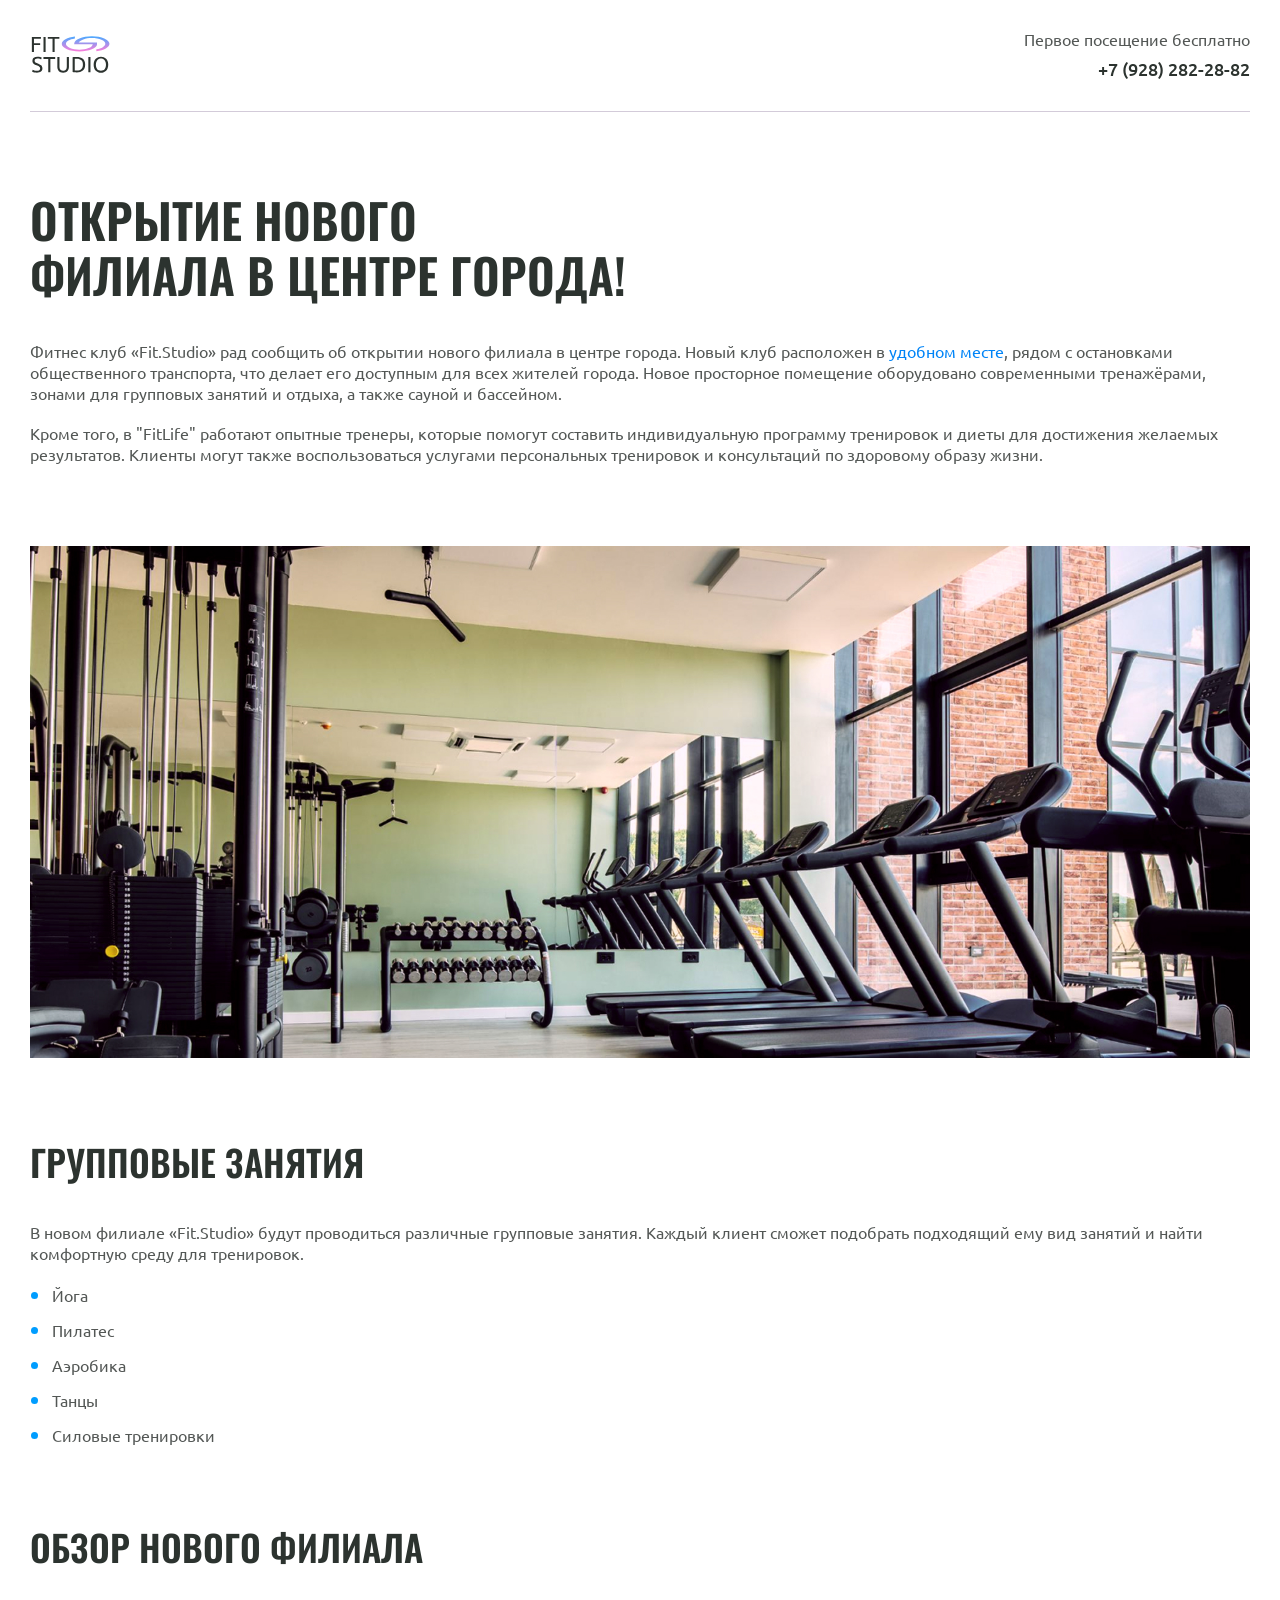
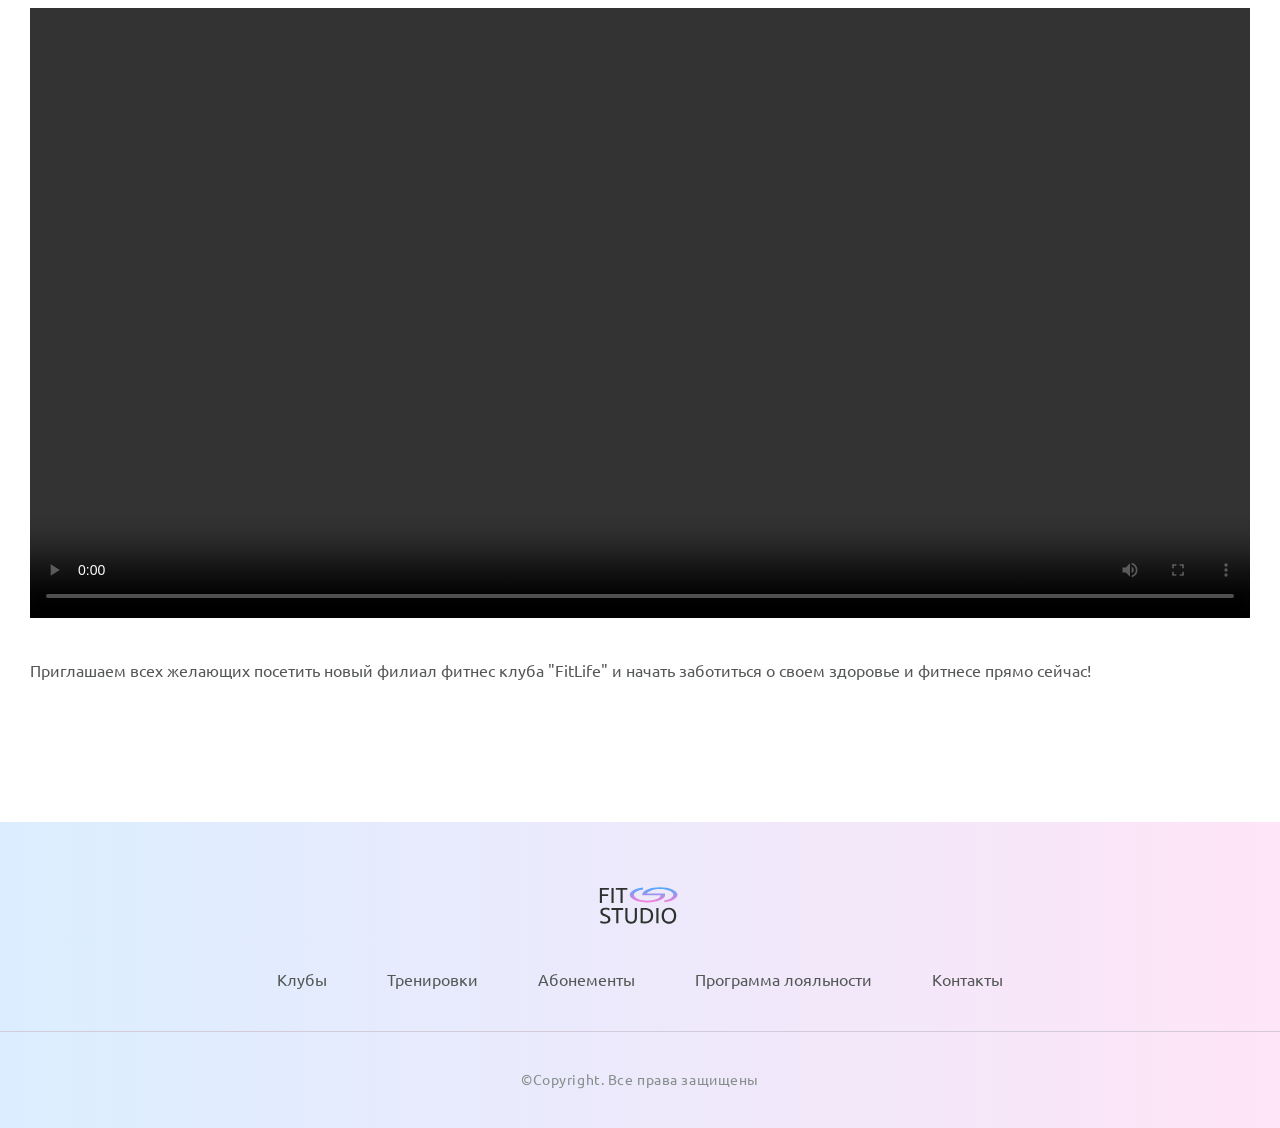
<file: Lesson9/fit-studio/article.html>
<!doctype html>
<html lang="ru">
  <head>
    <meta charset="UTF-8" />
    <meta name="viewport" content="width=device-width, initial-scale=1.0" />
    <title>Fit Studio - Открытие нового филиала!</title>
    <link rel="stylesheet" href="./css/normalize.css" />
    <link rel="stylesheet" href="./css/fonts.css" />
    <link rel="stylesheet" href="./css/globals.css" />
    <link rel="stylesheet" href="./css/header.css" />
    <link rel="stylesheet" href="./css/article.css" />
    <link rel="stylesheet" href="./css/footer.css" />
  </head>
  <body>
    <header class="header">
      <div class="container">
        <div class="header__inner">
          <a class="header__logo" href="./index.html">
            <img
              class="header__logo-img"
              src="./images/logo-icon.svg"
              width="84"
              height="45"
              alt="Логотип Fit Studio"
            />
          </a>
          <div class="header__phone text">
            <p class="header__phone-text">Первое посещение бесплатно</p>
            <a class="header__phone-link" href="tel:+79282822882">
              +7 (928) 282-28-82
            </a>
          </div>
        </div>
      </div>
    </header>
    <article class="article">
      <section class="article__section article-mb">
        <div class="container">
          <h1 class="article__section-title title-large">
            Открытие нового филиала в центре города!
          </h1>
          <p class="article__section-text">
            Фитнес клуб «Fit.Studio» рад сообщить об открытии нового филиала
            в центре города. Новый клуб расположен в <a
              class="article__section-text-link"
              href="article.html"
              >удобном месте</a
            >, рядом с остановками общественного транспорта, что делает
            его доступным для всех жителей города. Новое просторное помещение
            оборудовано современными тренажёрами, зонами для групповых занятий
            и отдыха, а также сауной и бассейном.
          </p>
          <p class="article__section-text article-mb">
            Кроме того, в "FitLife" работают опытные тренеры, которые помогут
            составить индивидуальную программу тренировок и диеты для достижения
            желаемых результатов. Клиенты могут также воспользоваться услугами
            персональных тренировок и консультаций по здоровому образу жизни.
          </p>
        </div>
        <div class="container">
          <div
            class="article__section-decor-wrapper article__section-decor-wrapper-1 decor"
          >
            <img
              class="article__section-img"
              src="./images/gym-img.jpg"
              width="1220px"
              height="512px"
              alt="Тренажерный зал"
            />
          </div>
        </div>
      </section>
      <section class="article__section article-mb">
        <div class="container">
          <h2 class="article__section-title title-large article-title-medium">
            Групповые занятия
          </h2>
          <p class="article__section-text">
            В новом филиале «Fit.Studio» будут проводиться различные групповые
            занятия. Каждый клиент сможет подобрать подходящий ему вид занятий
            и найти комфортную среду для тренировок.
          </p>
          <ul class="article__section-list article__section-text">
            <li class="article__section-list-item">Йога</li>
            <li class="article__section-list-item">Пилатес</li>
            <li class="article__section-list-item">Аэробика</li>
            <li class="article__section-list-item">Танцы</li>
            <li class="article__section-list-item">Силовые тренировки</li>
          </ul>
        </div>
      </section>
      <section class="article__section">
        <div class="container">
          <h2 class="article__section-title title-large article-title-medium">
            Обзор нового филиала
          </h2>
        </div>
        <div class="container">
          <div
            class="article__section-decor-wrapper article__section-decor-wrapper-2 decor"
          >
            <video
              class="article__section-video"
              src="./videos/gym-video.mp4"
              width="1220px"
              height="686px"
              controls
            ></video>
          </div>
        </div>
        <div class="container">
          <p class="article__section-text">
            Приглашаем всех желающих посетить новый филиал фитнес клуба
            "FitLife" и начать заботиться о своем здоровье и фитнесе прямо
            сейчас!
          </p>
        </div>
      </section>
    </article>
    <footer class="footer">
      <div class="footer__top">
        <div class="container">
          <a class="footer__logo" href="./index.html">
            <img
              class="footer__logo-img"
              src="./images/logo-icon.svg"
              width="84"
              height="45"
              alt="Логотип Fit Studio"
            />
          </a>
          <nav class="footer__menu">
            <ul class="footer__menu-ul">
              <li><a class="footer__menu-link" href="#">Клубы</a></li>
              <li><a class="footer__menu-link" href="#">Тренировки</a></li>
              <li><a class="footer__menu-link" href="#">Абонементы</a></li>
              <li>
                <a class="footer__menu-link" href="#">Программа лояльности</a>
              </li>
              <li><a class="footer__menu-link" href="#">Контакты</a></li>
            </ul>
          </nav>
        </div>
      </div>
      <div class="container">
        <p class="footer__copyright">&copy;Copyright. Все права защищены</p>
      </div>
    </footer>
  </body>
</html>
</file>
<file: src/style.css>
*{padding: 0;margin: 0;border: 0;}
*,*:before,*:after{-webkit-box-sizing: border-box;box-sizing: border-box;}
:focus,:active{outline: none;}
a:focus,a:active{outline: none;}
nav,footer,header,aside{display: block;}
html,body{
    height:100%;width:100%;
    font-size:100%;line-height:1;-ms-text-size-adjust:100%;-moz-text-size-adjust:100%;-webkit-text-size-adjust:100%;}
input,button,textarea{font-family:inherit;}
input::-ms-clear{display: none;}
button{cursor: pointer;}
button::-moz-focus-inner{padding:0;border:0;}
a,a:visited{text-decoration: none;}
a:hover{text-decoration: none;}
ul li{list-style: none;}
img{vertical-align: top;}
h1,h2,h3,h4,h5,h6{font-size:inherit;font-weight: inherit;}
a{color:inherit;}



body {
    font-family: "Montserrat",SansSerif;
    color: black;
}

body.overflow {
    overflow: hidden;
}



.layout {
    display: -webkit-box;
    display: -ms-flexbox;
    display: flex;
    min-height: 100vh;
}

.sidebar {
    padding: 40px 24px 40px 0;
    -ms-flex-negative: 0;
    flex-shrink: 0;
    background-color: white;
}



.content {
    -webkit-box-flex: 1;
    -ms-flex-positive: 1;
    flex-grow: 1;
    background-color: #F4F4F4;
}

.container {
    display: -webkit-box;
    display: -ms-flexbox;
    display: flex;
    -webkit-box-orient: vertical;
    -webkit-box-direction: normal;
    -ms-flex-direction: column;
    flex-direction: column;
    -webkit-box-pack: center;
    -ms-flex-pack: center;
    justify-content: center;
    -webkit-box-align: center;
    -ms-flex-align: center;
    align-items: center;
    padding: 150px 60px 80px 60px;
}


.logo {
    margin-left: 60px;
    margin-bottom: 60px;
}

.sidebar__user {
    background-color: #F4F4F4;
    padding: 20px 30px;
    margin-left: 60px;
    margin-bottom: 100px;
    border-radius: 8px;
    border: 1px solid #DADEC9;
}

.sidebar__name {
    color:#161814;
    font-size: 18px;
    font-weight: 500;
    margin-bottom: 6px;
}

.sidebar__text {
    color: #AFB1A7;
    font-size: 13px;
    font-weight: 400;
    line-height: 130%; /* 16.9px */
}

.sidebar__item {
    width: 372px;
}

.sidebar__button {
    display: -webkit-box;
    display: -ms-flexbox;
    display: flex;
    -webkit-box-align: center;
    -ms-flex-align: center;
    align-items: center;
    gap: 10px;
    padding: 20px 60px;
    margin-bottom: 12px;
    border-radius: 0px 100px 100px 0px;
    -webkit-transition: all .5s;
    -o-transition: all .5s;
    transition: all .5s;
    cursor: pointer;
    width: 90%;
    color:#161814;
    font-size: 16px;
    font-weight: 500;
}

.sidebar__button.active , .sidebar__button:hover {
    width: 100%;
    background-color: #DAF765;
}


.content__title {
    color: #161814;
    font-size: 48px;
    font-weight: 700;
    margin-bottom: 40px;
}

.content__list {
    display: -webkit-box;
    display: -ms-flexbox;
    display: flex;
    -webkit-box-align: center;
    -ms-flex-align: center;
    align-items: center;
    -ms-flex-wrap: wrap;
    flex-wrap: wrap;
    gap: 20px;
}



.content__list-item  {
    cursor: pointer;
    padding: 12px 18px;
    background-color: #fff;
    border-radius: 10px;
    border: 1px solid #DADEC9;
    -webkit-transition: all .3s;
    -o-transition: all .3s;
    transition: all .3s;
}

.content__list-item:hover,.content__list-diplom:hover {
    background-color: #AFB1A7;
}

li a {
    padding: 12px 18px;

}


.content__list-diplom {
    -webkit-transition: all .3s;
    -o-transition: all .3s;
    transition: all .3s;
    display: inline-block;
    padding: 12px 18px;
    background-color: #fff;
    border-radius: 10px;
    border: 1px solid #DADEC9;
}

.content__decor {
    display: -webkit-box;
    display: -ms-flexbox;
    display: flex;
    -webkit-box-align: center;
    -ms-flex-align: center;
    align-items: center;
}

.content__decor-text {
    color:#BEDD44;
    font-size: 36px;
    font-weight: 700;
    line-height: 110%; /* 39.6px */
}

.content__block {
    max-width: 1200px;
}

.content__block.hidden {
    display: none;
}

.content__decor-img img{
    width: 100%;
}

.burger {
    display: none;
    padding: 5px;
    position: fixed;
    top: 3%;
    right: 7%;
    width: 40px;
    height: 40px;
    background-color: #161814;
    border-radius: 50%;
    z-index: 10;
    border: 1px solid #DAF765;
}

@media (max-width: 768px) {
    .burger {
        display: block;
    }

    .sidebar {
        -webkit-transition: all .3s;
        -o-transition: all .3s;
        transition: all .3s;
        -webkit-transform: translateX(-100%);
        -ms-transform: translateX(-100%);
        transform: translateX(-100%);
        position: fixed;
        top: 0;
        left: 0;
        bottom: 0;
        z-index: 5;
    }

    .sidebar.show {
        -webkit-transform: translateX(0%);
        -ms-transform: translateX(0%);
        transform: translateX(0%);
    }

    .overlay {
        opacity: 0;
        pointer-events: none;
        -webkit-transition: all .3s;
        -o-transition: all .3s;
        transition: all .3s;
        position: absolute;
        top: 0;
        right: 0;
        left: 0;
        bottom: 0;
        z-index: 3;
        background-color: #000000e0;
    }

    .overlay.show {
        opacity: 1;
        pointer-events: all;
    }

    .container {
        padding: 40px 20px;
        min-height: 100%;
    }

    .content__decor {
        margin-top: 20px;
        -webkit-box-orient: vertical;
        -webkit-box-direction: normal;
        -ms-flex-direction: column;
        flex-direction: column;
    }
}

@media (max-width: 400px) {
    .sidebar__user {
        margin-left: 0;
    }
}
</file>
<file: Lesson10/css/style.css>
* {
  box-sizing: border-box;
}

body {
  min-width: 375px;
  margin: 0;
}

.container {
  max-width: 1280px;
  padding: 0 15px;
  margin: 0 auto;
}

.wrapper {
  display: grid;
  grid-template-columns: repeat(12, 1fr);
}

.header {
  background-color: #f00;
  grid-column-start: 12 span;
  min-height: 100px;
}

.aside {
  background-color: #ff0;
  grid-column-start: 2 span;
  min-height: 700px;
}

.main {
  background-color: #0f0;
  grid-column-start: 10 span;
  min-height: 700px;
  align-content: center;
}

.main .container {
  display: grid;
  grid-template-columns: repeat(auto-fit, minmax(243px, 1fr));
  gap: 10px;
  padding: 15px;
}

.article {
  background-color: #f80;
  min-height: 300px;
}

.footer {
  background-color: #00f;
  grid-column-start: 12 span;
  min-height: 200px;
}

@media (width <= 1200px) {
  .aside {
    grid-column-start: 3 span;
  }
  .main {
    grid-column-start: 9 span;
  }
}

@media (width <= 768px) {
  .aside {
    display: none;
  }
  .main {
    grid-column-start: 12 span;
  }
}
</file>
<file: Lesson3/style.css>
table {
  font-family: sans-serif;
  border-collapse: collapse;
  text-align: center;
}

th,
td,
caption {
  border: 1px solid #000;
  padding: 2px 4px 2px;
}

caption {
  font-weight: bold;
  border-bottom: 5px;
}

.weekend {
  color: #f00;
}
</file>
<file: Lesson4/style.css>
form {
  font-family: sans-serif;
  border: 2px solid #000;
  border-radius: 10px;
  display: inline-block;
  width: 400px;
  padding: 15px;
}

label {
  display: block;
  margin-top: 10px;
  font-size: 18px;
  font-weight: 500;
}

.fieldset input,
textarea {
  display: block;
  border: 1px solid #000;
  border-radius: 7px;
  width: 250px;
  height: 27px;
  margin-top: 10px;
  padding-left: 10px;
  font-size: 16px;
}

#checkbox {
  display: inline-block;
  width: auto;
  height: auto;
  margin-top: auto;
  cursor: pointer;
}

.checkbox {
  font-size: 16px;
}

textarea {
  min-height: 50px;
  max-height: 200px;
  resize: vertical;
}

button {
  margin-top: 10px;
  padding: 5px 12px 5px;
  cursor: pointer;
  border: none;
  border-radius: 13px;
  font-size: 16px;
  font-weight: 500;
}

button:hover {
  background-color: rgb(202, 202, 225);
  transition: background-color 0.5s ease;
}

legend {
  font-weight: 700;
  font-size: 18px;
  padding: 0;
}

.fieldset {
  border: none;
  padding: 0;
}
</file>
<file: Lesson8/css/style.css>
* {
  box-sizing: border-box;
}

body {
  display: flex;
  justify-content: center;
  align-items: center;
  font-family: sans-serif;
  min-height: 100vh;
}

form {
  border: 2px solid #000;
  border-radius: 10px;
  display: inline-block;
  max-width: 400px;
  width: 100%;
  padding: 30px;
}

label {
  display: inline-block;
  margin-top: 10px;
  font-size: 18px;
  font-weight: 500;
  width: 100%;
}

.fieldset input,
.fieldset textarea {
  border: 1px solid #000;
  border-radius: 7px;
  width: 100%;
  height: 27px;
  margin-top: 10px;
  margin-bottom: 10px;
  padding-left: 10px;
  font-size: 16px;
  outline: none;
}

#checkbox {
  position: absolute;
  width: auto;
  height: auto;
  margin-top: -1px;
  cursor: pointer;
  appearance: none;
  border: none;
  padding-left: 0;
  outline: none;
}

.checkbox-label {
  padding-left: 22px;
}

#checkbox::after {
  content: "";
  position: absolute;
  width: 16px;
  height: 16px;
  border: 1px solid #333;
  border-radius: 4px;
  cursor: pointer;
  margin-left: -22px;
}

#checkbox:checked::after {
  background:
    url(../images/check-icon.svg) no-repeat center,
    #9e1fff;
}

.checkbox {
  font-size: 16px;
  width: auto;
  margin-bottom: 15px;
}

textarea {
  min-height: 50px;
  max-height: 200px;
  resize: vertical;
}

button {
  margin-top: 10px;
  padding: 6px 18px;
  background-color: #9e1fff;
  color: #fff;
  cursor: pointer;
  border: none;
  border-radius: 13px;
  font-size: 16px;
  font-weight: 500;
  transition: opacity 0.3s ease;
}

button:hover {
  opacity: 0.85;
}

button:not(:disabled):active {
  background-color: #8719db;
}

button:disabled,
#checkbox:disabled::after {
  opacity: 0.5;
  cursor: not-allowed;
}

legend {
  font-weight: 700;
  font-size: 18px;
  padding: 0;
}

.fieldset {
  border: none;
  padding: 0;
}

input:focus-visible,
textarea:focus-visible,
#checkbox:focus::after,
button:focus-visible {
  outline: 2px solid #9e1fff;
  outline-offset: 1px;
}

input:disabled,
textarea:disabled {
  opacity: 0.5;
}
</file>
<file: Lesson9/fit-studio/css/fonts.css>
@font-face {
  font-family: "Oswald";
  src:
    local("Ubuntu"),
    url("../fonts/OswaldMedium.woff2") format("woff2");
  font-weight: 500;
  font-style: normal;
  display: swap;
}

@font-face {
  font-family: "Oswald";
  src:
    local("Ubuntu"),
    url("../fonts/OswaldSemiBold.woff2") format("woff2");
  font-weight: 600;
  font-style: normal;
  display: swap;
}

@font-face {
  font-family: "Ubuntu";
  src:
    local("Ubuntu"),
    url("../fonts/UbuntuLight.woff2") format("woff2");
  font-weight: 300;
  font-style: normal;
  display: swap;
}

@font-face {
  font-family: "Ubuntu";
  src:
    local("Ubuntu"),
    url("../fonts/UbuntuRegular.woff2") format("woff2");
  font-weight: 400;
  font-style: normal;
  display: swap;
}

@font-face {
  font-family: "Ubuntu";
  src:
    local("Ubuntu"),
    url("../fonts/UbuntuMedium.woff2") format("woff2");
  font-weight: 500;
  font-style: normal;
  display: swap;
}
</file>
<file: Lesson9/fit-studio/css/globals.css>
html {
  font-family: Ubuntu, sans-serif;
  font-weight: 400;
}

*,
*::before,
*::after {
  box-sizing: border-box;
}

body {
  display: flex;
  flex-direction: column;
  min-width: 375px;
  min-height: 100vh;
}

h1,
h2,
h3,
h4,
h5,
h6,
p {
  margin: 0;
}

a {
  text-decoration: none;
}

img,
video {
  max-width: 100%;
  height: auto;
  object-fit: cover;
}

a,
button {
  outline: none;
}

.container {
  max-width: 1250px;
  margin: 0 auto;
  padding: 0 15px;
}

.text {
  font-weight: 400;
  font-size: 16px;
  line-height: 130%;
  color: #535755;
}

.button {
  padding: 19px 32px;
  width: 270px;
  height: 57px;
  font-weight: 500;
  font-size: 15px;
  line-height: 130%;
  letter-spacing: 0.02em;
  text-transform: uppercase;
  text-align: center;
  color: #fff;
  background-color: #3596ed;
  transition:
    opacity 0.2s,
    background-color 0.2s;
}

.button:hover {
  opacity: 0.85;
}

.button:not(:disabled):active {
  background-color: #2d82cd;
}

.button:disabled {
  opacity: 0.65;
  cursor: default;
}

.section {
  margin-bottom: 140px;
}

.title-large {
  max-width: 596px;
  font-family: Oswald, sans-serif;
  font-weight: 600;
  line-height: 115%;
  text-transform: uppercase;
  color: #2c332f;
  margin-bottom: 40px;
  font-size: 48px;
}

.title-medium {
  font-family: Oswald, sans-serif;
  font-weight: 500;
  font-size: 24px;
  line-height: 115%;
  text-transform: uppercase;
  color: #2c332f;
}

.text-sub {
  font-weight: 300;
  font-size: 14px;
  letter-spacing: 0.04em;
  text-transform: uppercase;
  color: #858e8a;
}

.decor::before {
  content: "";
  position: absolute;
  z-index: -1;
  width: calc(50% - 250px);
  height: 48px;
  background: url(../images/decor-large-icon.svg) repeat-x;
}

a:focus-visible,
button:focus-visible,
summary:focus-visible {
  outline: 2px solid #3596ed;
  outline-offset: 1px;
}

a:active {
  color: #3596ed;
}

@media (width <= 992px) {
  .container {
    max-width: 768px;
  }
}

@media (width <= 768px) {
  .container {
    max-width: 576px;
  }

  .title-large {
    font-size: 40px;
    margin-bottom: 30px;
  }

  .home-page .title-large {
    text-align: center;
    max-width: inherit;
    margin-bottom: 30px;
  }

  .title-medium {
    font-size: 22px;
  }
}

@media (width <= 576px) {
  .section {
    margin-bottom: 80px;
  }

  .title-large {
    font-size: 34px;
  }

  .title-medium {
    font-size: 18px;
  }
}
</file>
<file: Lesson9/fit-studio/css/header.css>
.header__inner {
  display: flex;
  justify-content: space-between;
  align-items: center;
  gap: 10px;
  padding-top: 30px;
  padding-bottom: 30px;
  border-bottom: 1px solid #d3cbd9;
}

.header__phone {
  text-align: right;
}

.header__phone-text {
  margin-bottom: 8px;
}

.header__phone-link {
  font-weight: 500;
  font-size: 18px;
  color: #2c332f;
  transition: color 0.2s;
}

.header__phone-link:hover {
  color: #3596ed;
}
</file>
<file: Lesson9/fit-studio/css/index.css>
.hero {
  position: relative;
  padding-top: 80px;
}

.hero::before {
  bottom: 106px;
  width: 100%;
}

.hero__container {
  display: flex;
  gap: 28px;
}

.hero__title {
  margin-bottom: 40px;
  font-family: Oswald, sans-serif;
  font-weight: 600;
  font-size: 62px;
  line-height: 115%;
  text-transform: uppercase;
  color: #2c332f;
}

.hero__title-accent {
  color: #3596ed;
  font-weight: 600;
}

.hero__info {
  max-width: 492px;
}

.hero__info-text {
  margin-bottom: 140px;
  max-width: 440px;
}

.hero__images {
  position: relative;
  display: flex;
}

.hero__img {
  width: 347px;
  height: 513px;
}

.hero__img--man {
  width: 353px;
  height: 513px;
}

.hero__choose {
  position: absolute;
  top: 40px;
  left: 50%;
  transform: translateX(-50%);
  border: 1px solid #535755;
  padding: 22px;
  background: rgba(255, 255, 255, 0.9);
  max-width: 161px;
  text-align: center;
}

.news__container {
  display: flex;
  gap: 28px;
}

.news__article {
  display: flex;
  flex-direction: column;
  flex: 1 1 25%;
  border: 1px solid #d3cbd9;
  background: #fff;
  max-width: 284px;
  overflow: hidden;
}

.news__article-img {
  display: block;
}

.news__info {
  padding: 20px 20px 0;
  margin-bottom: 12px;
}

.news__info-date {
  display: inline-block;
  margin-bottom: 8px;
}

.news__article-footer {
  padding: 0 20px 20px;
  margin-bottom: auto;
}

.news__article-link {
  display: inline-flex;
  align-items: center;
  gap: 8px;
  font-weight: 400;
  font-size: 16px;
  line-height: 130%;
  color: #3596ed;
}

.news__article-link:hover::after {
  transform: translateX(5px);
}

.news__article-link::after {
  content: "";
  display: inline-block;
  width: 22px;
  height: 9px;
  background-image: url(../images/arrow-right-icon.svg);
  transition: transform 0.2s;
}

.faq {
  position: relative;
}

.faq::before {
  top: 215px;
}

.faq__container {
  display: flex;
  align-items: flex-start;
  gap: 28px;
}

.faq__details {
  margin-bottom: 20px;
  border-block: 1px solid #d3cbd9;
}

.faq__details:last-child {
  margin-bottom: 0;
}

.faq__details[open] summary::after {
  transform: rotate(180deg);
}

.faq__summary {
  display: flex;
  align-items: center;
  justify-content: space-between;
  gap: 10px;
  list-style: none;
  padding: 20px;
  cursor: pointer;
}

.faq__summary::after {
  content: "";
  display: inline-block;
  flex-shrink: 0;
  width: 17px;
  height: 22px;
  background: url(../images/arrow-down-icon.svg) no-repeat center / cover;
}

.faq__summary::-webkit-details-marker {
  display: none;
}

.faq__details > p {
  padding: 0 20px 20px;
}

@media (width <= 1440px) {
  .hero__img {
    width: 50%;
  }
}

@media (width <= 992px) {
  .hero::after {
    display: none;
  }

  .hero__container {
    flex-direction: column;
    align-items: center;
  }

  .hero__info {
    text-align: center;
  }

  .hero__title {
    margin-bottom: 30px;
    font-size: 52px;
  }

  .hero__info-text {
    max-width: inherit;
    margin-bottom: 40px;
  }

  .news__container {
    flex-wrap: wrap;
    justify-content: center;
    gap: 20px;
  }

  .news__article {
    flex-basis: 50%;
    max-width: 350px;
  }

  .news__article-img {
    width: 100%;
  }

  .faq::before {
    display: none;
  }

  .faq__container {
    flex-direction: column-reverse;
    align-items: center;
  }
}

@media (width <= 768px) {
  .hero__title {
    font-size: 50px;
  }

  .news__article {
    flex-basis: 50%;
    max-width: 400px;
  }
}

@media (width <= 576px) {
  .hero {
    padding-top: 60px;
  }

  .hero__info {
    max-width: 410px;
  }

  .hero__title {
    font-size: 42px;
  }

  .hero__choose {
    max-width: 125px;
    padding: 10px;
    font-size: 14px;
  }
}
</file>
<file: Lesson9/fit-studio/css/footer.css>
.footer {
  padding: 60px 0 40px;
  margin-top: auto;
  background-image: linear-gradient(
    90deg,
    rgba(73, 169, 255, 0.2) 0%,
    rgba(252, 124, 217, 0.2) 100%
  );
  text-align: center;
}

.footer__top {
  padding-bottom: 40px;
  margin-bottom: 40px;
  border-bottom: 1px solid #d3cbd9;
}

.footer__logo {
  display: inline-block;
  margin-bottom: 40px;
}

.footer__menu-ul {
  display: flex;
  list-style: none;
  margin: 0;
  padding: 0;
  justify-content: center;
  align-items: center;
  gap: 60px;
}

.footer__menu-link {
  font-weight: 400;
  font-size: 16px;
  line-height: 130%;
  color: #535755;
  transition: color 0.2s;
}

.footer__menu-link:hover {
  color: #3596ed;
}

.footer__copyright {
  font-weight: 400;
  font-size: 14px;
  letter-spacing: 0.04em;
  color: #858e8a;
}

@media (max-width: 768px) {
  .footer__menu-ul {
    flex-direction: column;
    gap: 25px;
  }
}

@media (max-width: 576px) {
  .footer {
    padding-top: 40px;
  }
}
</file>
<file: Lesson9/fit-studio/css/article.css>
.article {
  padding-top: 80px;
  padding-bottom: 120px;
}

.article-title-medium {
  font-size: 36px;
}

.article__section-text {
  margin-bottom: 20px;
  font-family: Ubuntu, sans-serif;
  font-weight: 400;
  font-size: 16px;
  line-height: 130%;
  color: #535755;
}

.article__section-decor-wrapper {
  position: relative;
}

.article__section-decor-wrapper-1::before {
  top: 100px;
  left: 0;
}

.article__section-decor-wrapper-2::before {
  right: 0;
  bottom: 136px;
}

.article__section-text-link {
  color: rgb(0, 132, 247);
  text-decoration: none;
}

.article-mb {
  margin-bottom: 80px;
}

.article__section-list {
  margin-top: 0;
  padding-left: 22px;
}

.article__section-list-item {
  margin-bottom: 12px;
}

.article__section-list-item::marker {
  color: rgb(0, 157, 255);
  font-size: 24px;
}

.article__section-video {
  margin-bottom: 40px;
}

@media (width < 768px) {
  .article {
    padding-bottom: 60px;
  }

  .article__section-decor-wrapper::before {
    display: none;
  }

  .article-mb {
    margin-bottom: 60px;
  }

  .article-title-medium {
    font-size: 32px;
  }
}

@media (width < 576px) {
  .article {
    padding-top: 60px;
    padding-bottom: 40px;
  }

  .article-mb {
    margin-bottom: 40px;
  }

  .article-title-medium {
    font-size: 28px;
  }
}
</file>
<file: Project1/css/index.css>
/* base */
@import "./base/normalize.css";
@import "./base/fonts.css";
@import "./base/vars.css";
@import "./base/globals.css";

/* blocks */
@import "./blocks/main-button.css";
@import "./blocks/header.css";
@import "./blocks/nav.css";
@import "./blocks/controls.css";
@import "./blocks/burger.css";
@import "./blocks/card-gift.css";
@import "./blocks/hero.css";
@import "./blocks/get-catalog.css";
@import "./blocks/tools.css";
@import "./blocks/investment-steps.css";
</file>
